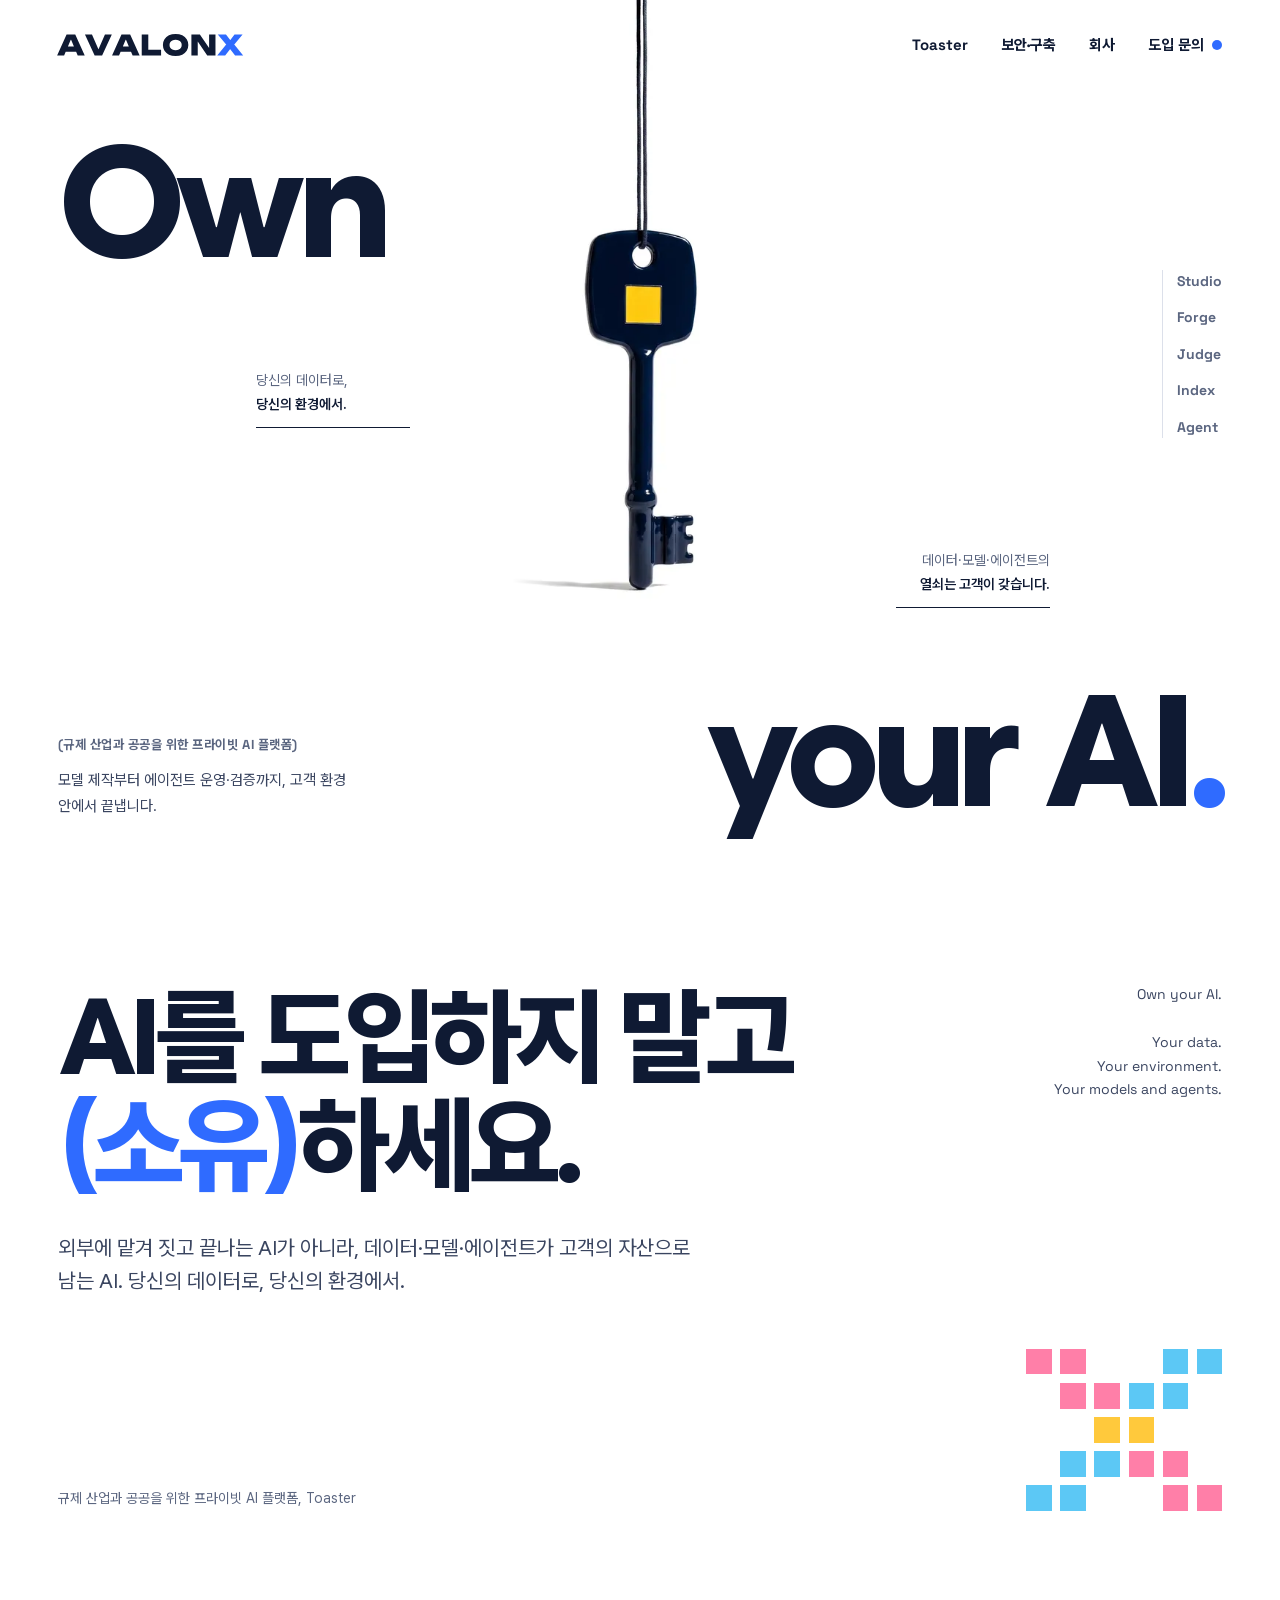
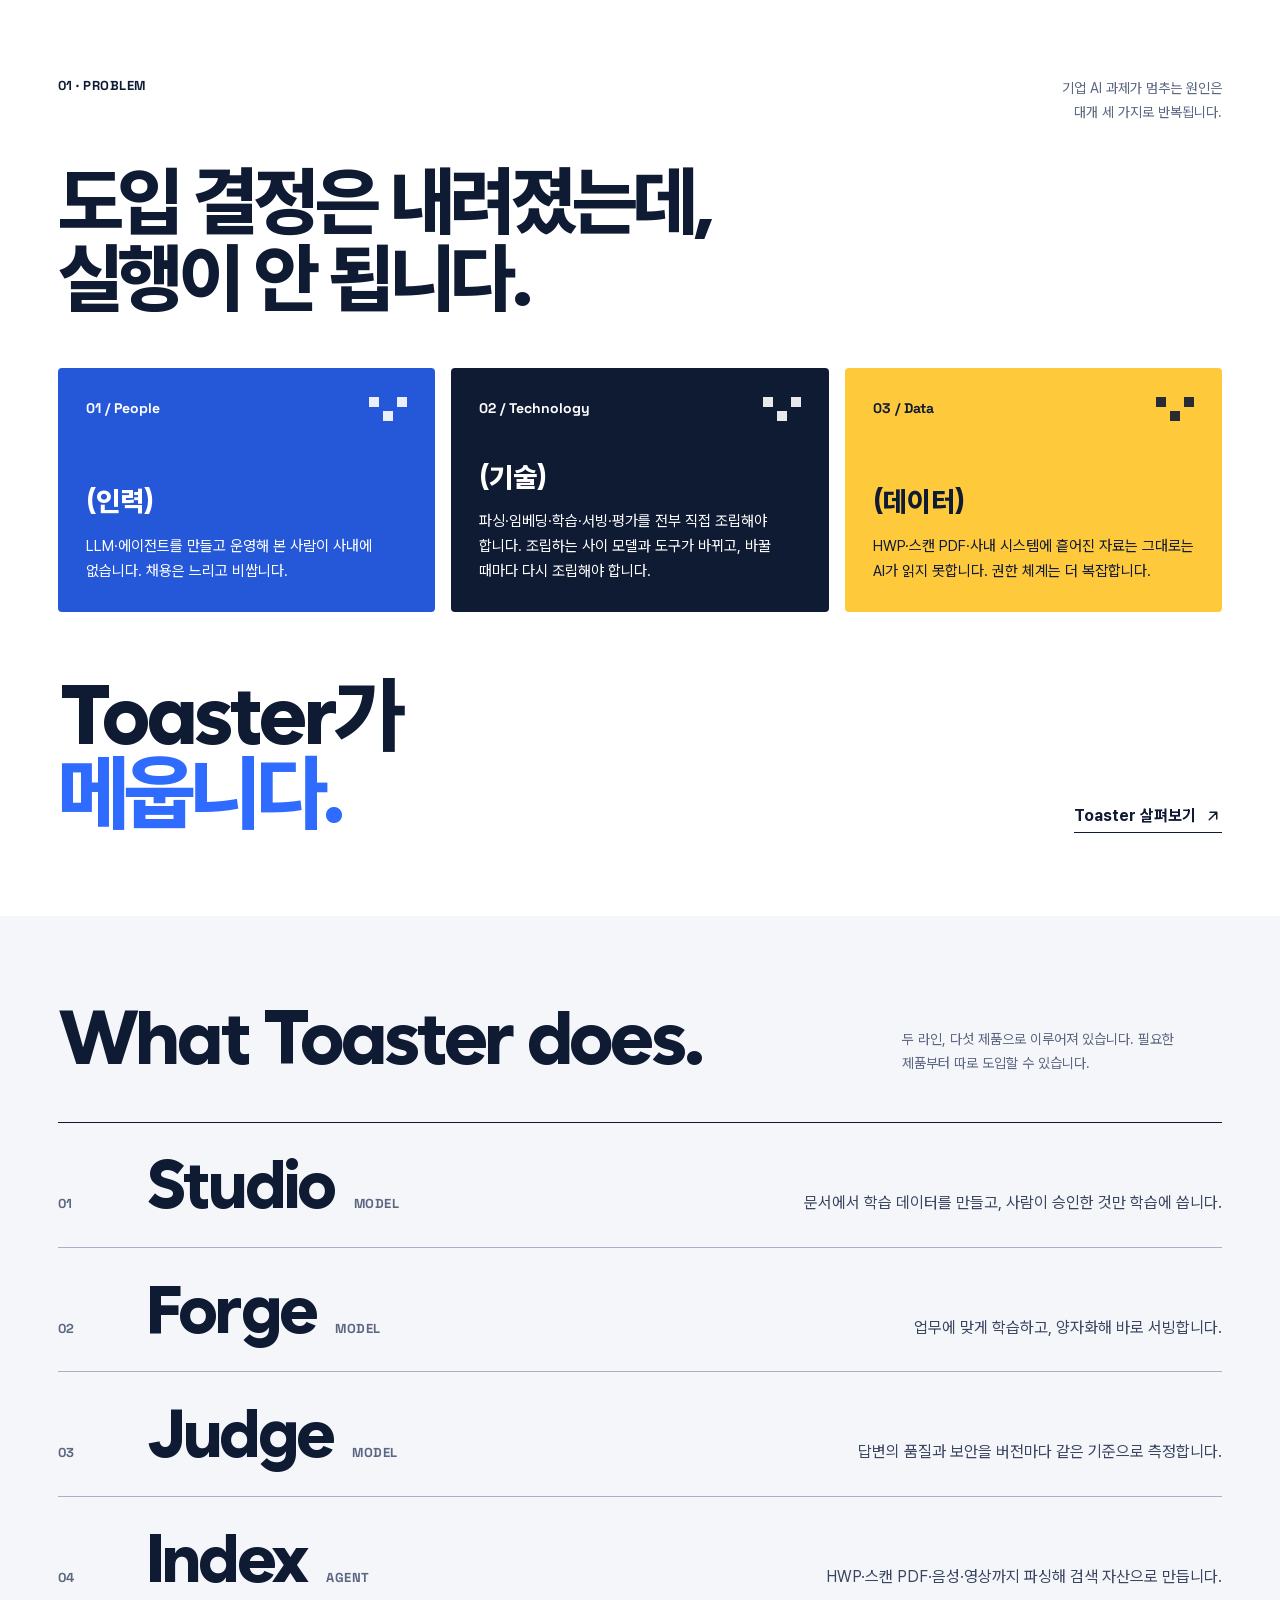
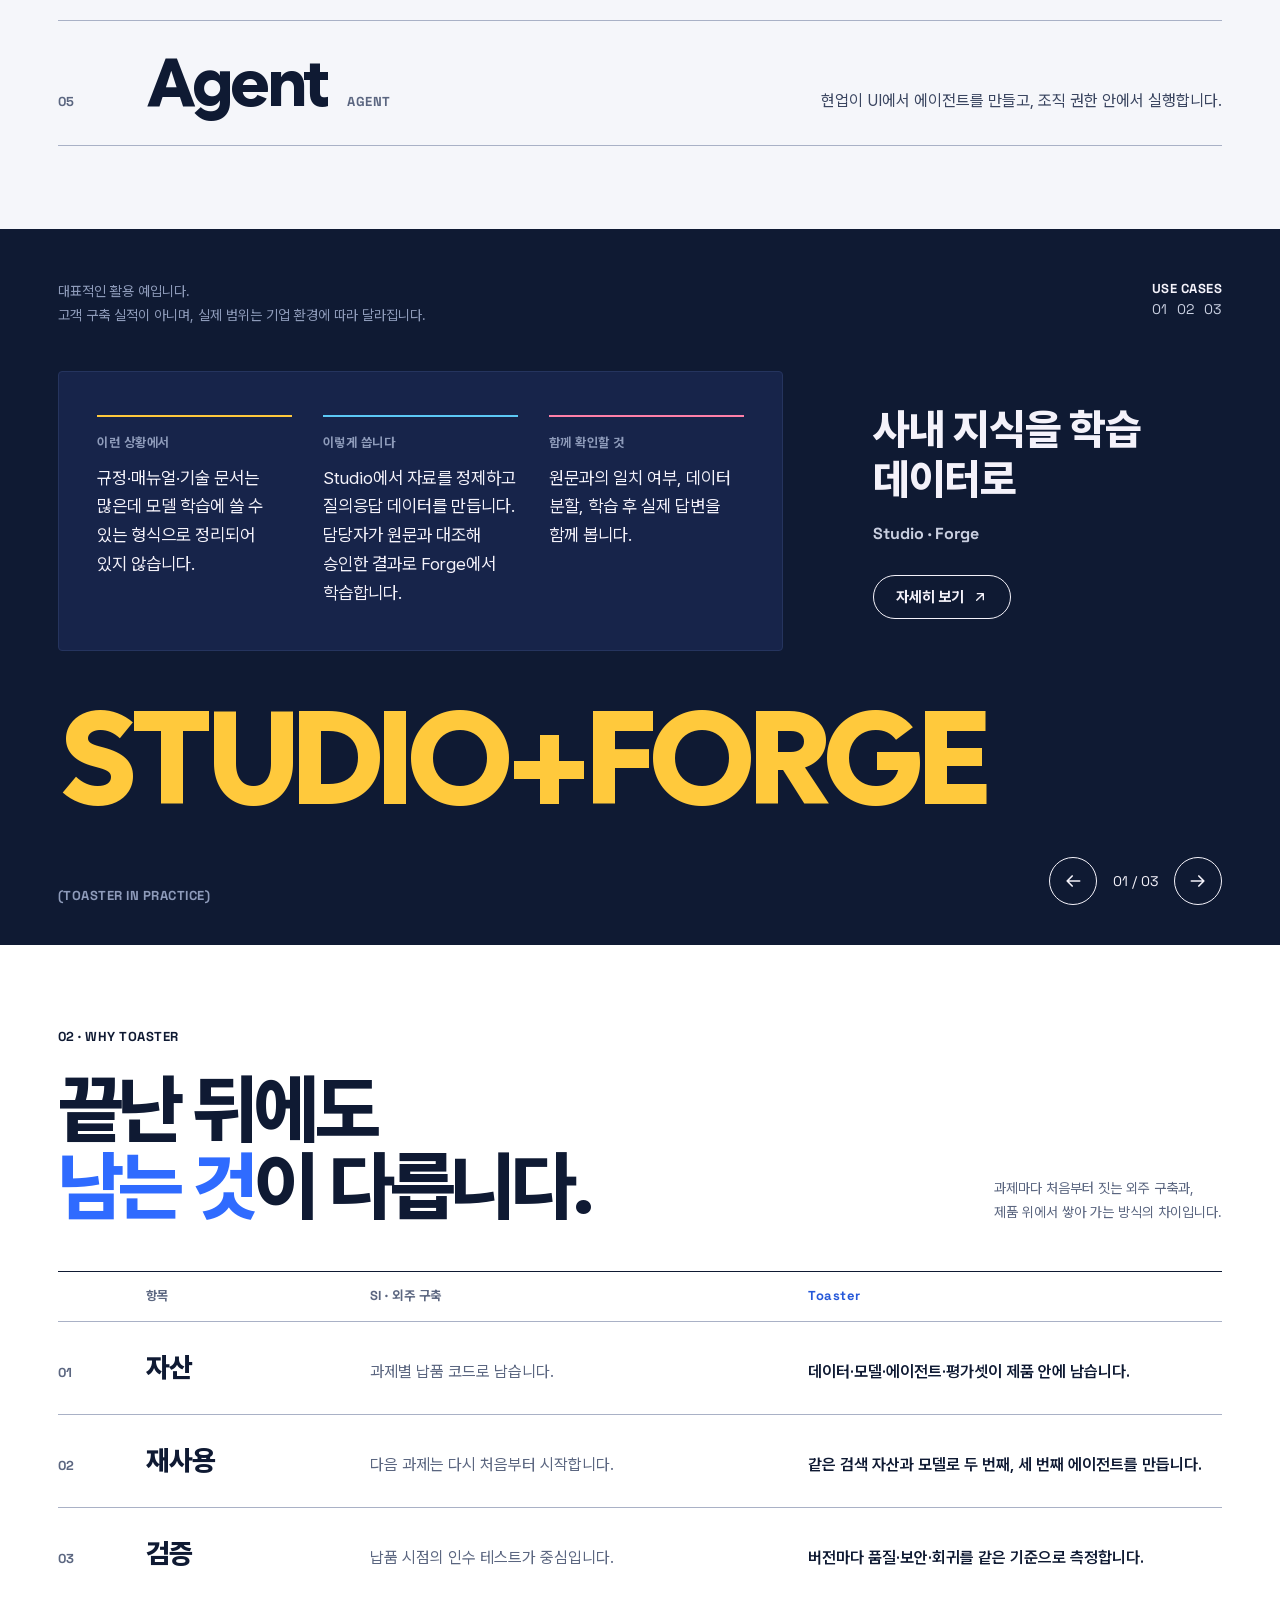
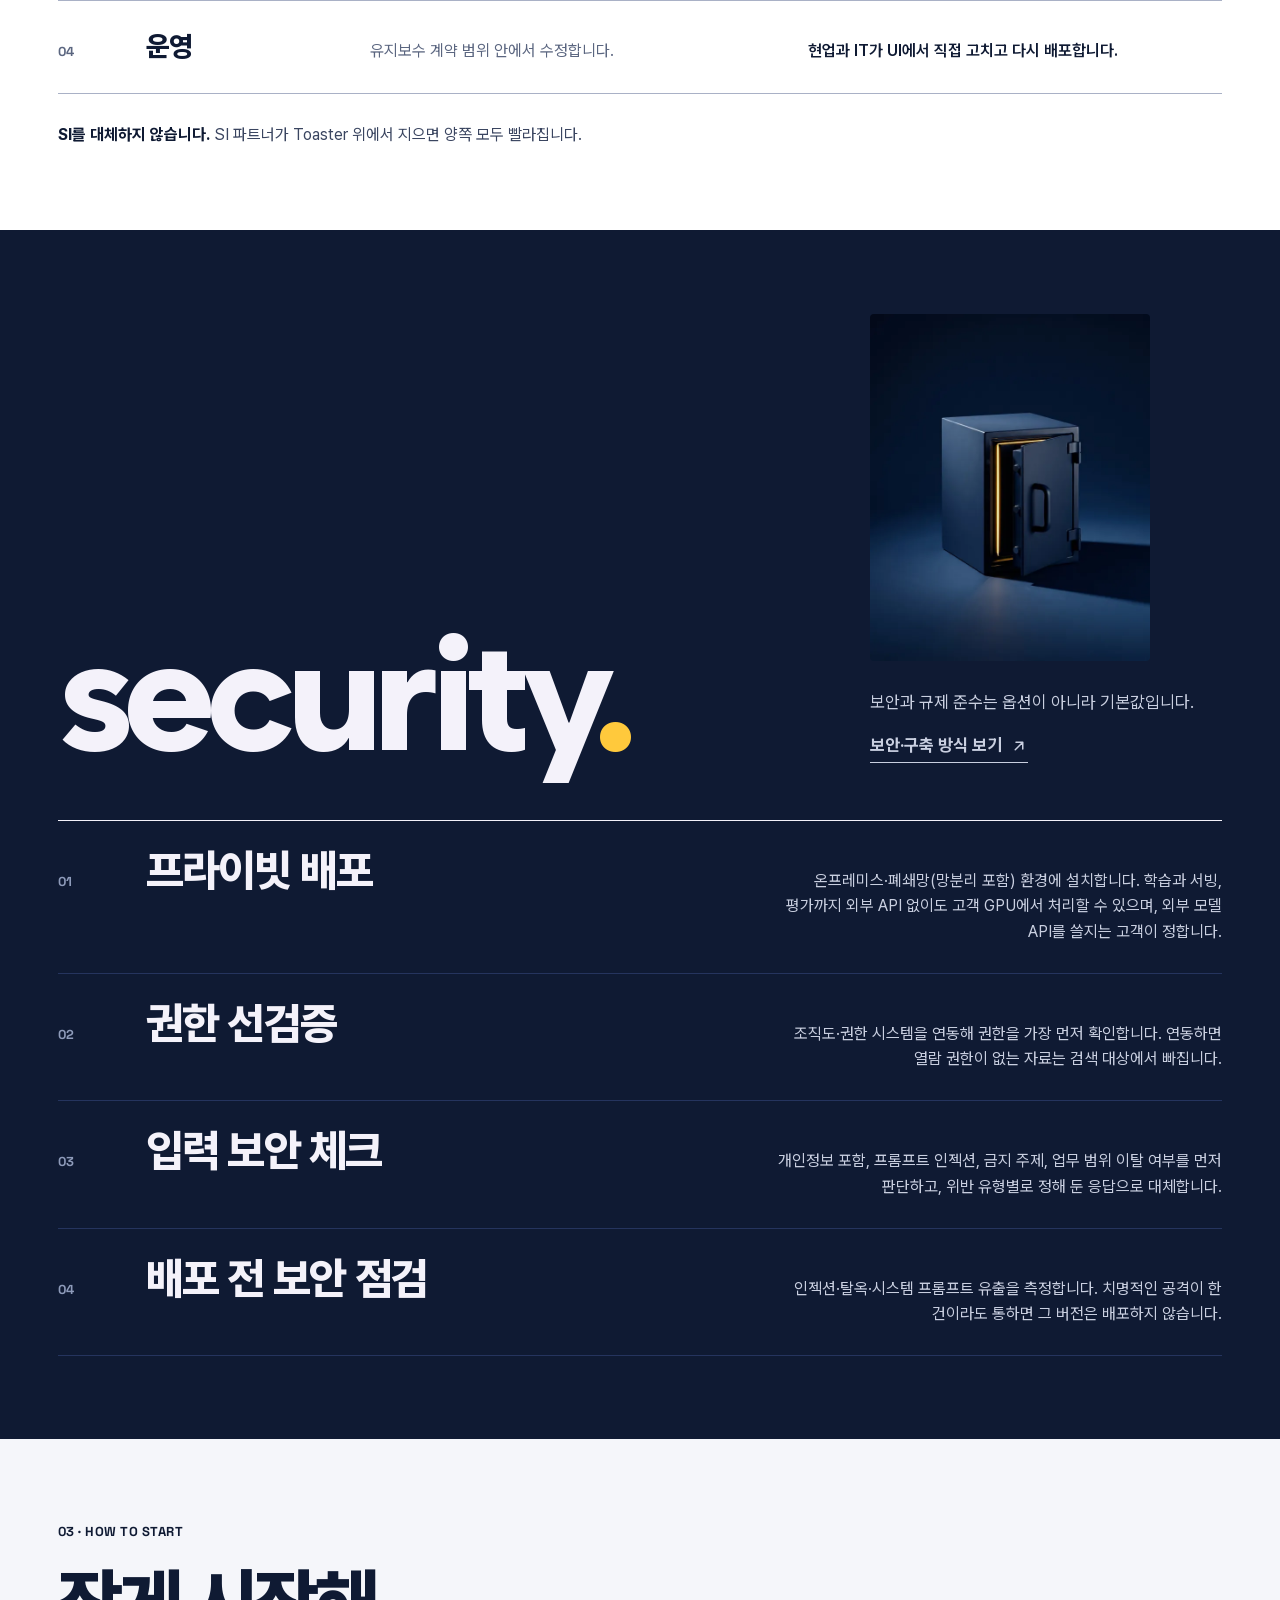
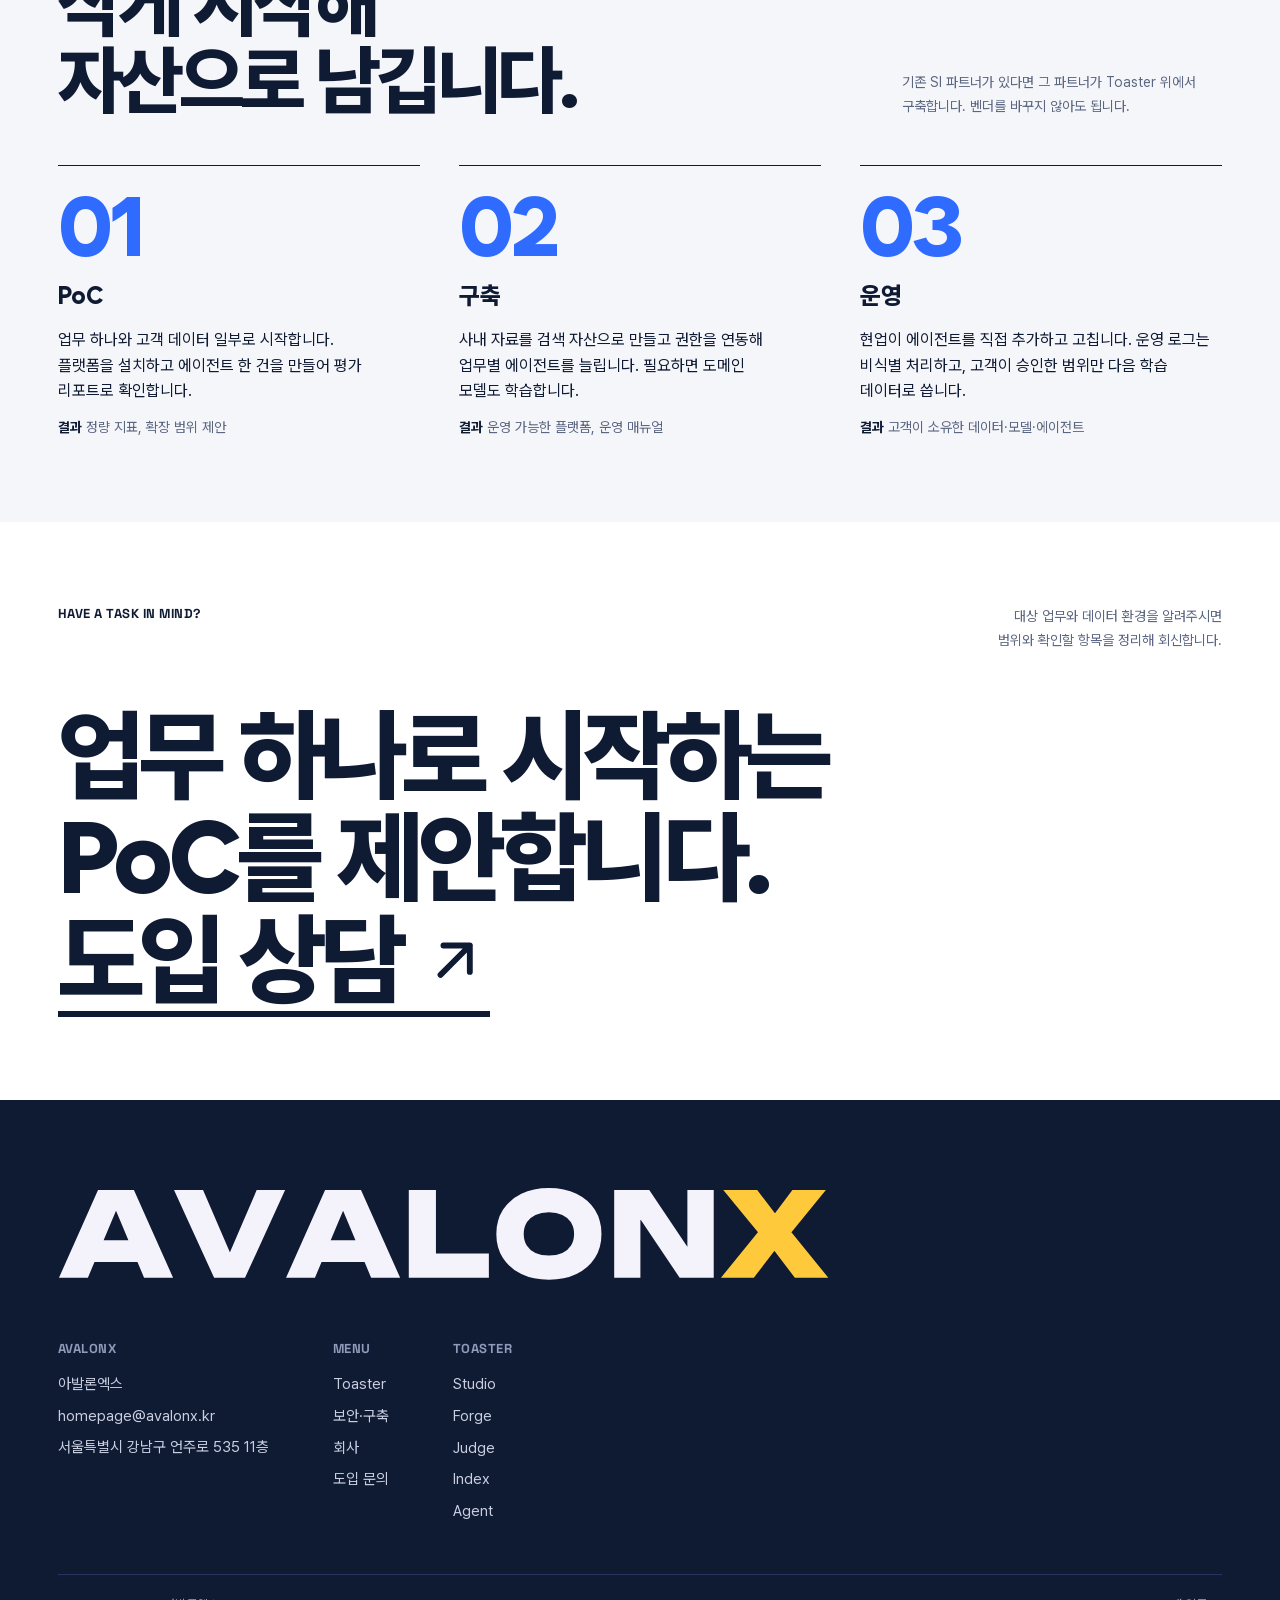
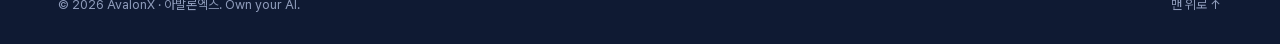
<file: index.html>
<!doctype html>
<html lang="ko">
<head>
<meta charset="utf-8">
<meta name="viewport" content="width=device-width,initial-scale=1">
<meta name="theme-color" content="#0F1A33">
<title>AvalonX | AI를 도입하지 말고 소유하세요</title>
<meta name="description" content="규제 산업과 공공을 위한 프라이빗 AI 플랫폼 Toaster. 고객의 데이터로, 고객 환경 안에서 도메인 모델과 에이전트를 만들고 검증합니다.">
<link rel="canonical" href="https://www.avalonx.kr/">
<meta property="og:type" content="website">
<meta property="og:site_name" content="AvalonX">
<meta property="og:title" content="AvalonX | AI를 도입하지 말고 소유하세요">
<meta property="og:description" content="규제 산업과 공공을 위한 프라이빗 AI 플랫폼 Toaster. 고객의 데이터로, 고객 환경 안에서 도메인 모델과 에이전트를 만들고 검증합니다.">
<meta property="og:locale" content="ko_KR">
<meta property="og:url" content="https://www.avalonx.kr/">
<meta property="og:image" content="https://www.avalonx.kr/assets/og-v2.png">
<meta name="twitter:card" content="summary_large_image">
<!-- @assets -->
<link rel="icon" href="/assets/brand/favicon.svg" type="image/svg+xml">
<link rel="preload" href="/assets/fonts/ax-sans.woff2?v=20261105a" as="font" type="font/woff2" crossorigin>
<link rel="preload" href="/assets/fonts/ax-heading-800.woff2?v=20261105a" as="font" type="font/woff2" crossorigin>
<link rel="preconnect" href="https://fonts.googleapis.com">
<link rel="preconnect" href="https://fonts.gstatic.com" crossorigin>
<link rel="stylesheet" href="https://fonts.googleapis.com/css2?family=Space+Grotesk:wght@500;700&display=swap">
<link rel="stylesheet" href="/css/site.css?v=20261105a">
<script src="/js/main.js?v=20261105a" defer></script>
<script async src="https://www.googletagmanager.com/gtag/js?id=G-0PF8YSG744"></script>
<script>window.dataLayer=window.dataLayer||[];function gtag(){dataLayer.push(arguments);}gtag('js',new Date());gtag('config','G-0PF8YSG744');</script>
<!-- /@assets -->
</head>
<body data-page="home">
<!-- @header -->
<a class="skip-link" href="#main">본문 바로가기</a>
<header class="site-header">
  <a class="brand" href="/" aria-label="AvalonX 홈"><img src="/assets/brand/avalonx-wordmark-on-light.svg" width="224" height="32" alt="AvalonX"></a>
  <button class="menu-toggle" type="button" aria-label="메뉴 열기" aria-expanded="false" aria-controls="site-menu" hidden>Menu <span class="dot" aria-hidden="true"></span></button>
  <nav id="site-menu" class="site-nav" aria-label="주 메뉴">
    <a href="/toaster">Toaster</a>
    <a href="/security">보안·구축</a>
    <a href="/about">회사</a>
    <a href="/contact" class="nav-contact">도입 문의</a>
  </nav>
</header>
<a class="quick" href="/contact">도입 문의</a>
<!-- /@header -->

<main id="main">
<section class="hero" aria-labelledby="hero-title">
    <h1 id="hero-title" class="sr-only">AvalonX — Own your AI. AI를 도입하지 말고 소유하세요.</h1>
    <p class="giant hero-top" aria-hidden="true">Own</p>
    <div class="hero-art"><picture><source type="image/webp" srcset="/assets/img/hero-key-900.webp 350w, /assets/img/hero-key-1500.webp 584w" sizes="(max-width: 760px) 50vw, 30vh"><img src="/assets/img/hero-key-1500.jpg" width="584" height="1500" alt="" fetchpriority="high"></picture></div>
    <p class="hero-note left"><span class="muted">당신의 데이터로,</span><strong>당신의 환경에서.</strong></p>
    <p class="hero-note right"><span class="muted">데이터·모델·에이전트의</span><strong>열쇠는 고객이 갖습니다.</strong></p>
    <nav class="hero-index" aria-label="Toaster 제품">
      <a href="/toaster#studio">Studio</a><a href="/toaster#forge">Forge</a><a href="/toaster#judge">Judge</a><a href="/toaster#index">Index</a><a href="/toaster#agent">Agent</a>
    </nav>
    <div class="hero-desc">
      <span class="label">(규제 산업과 공공을 위한 프라이빗 AI 플랫폼)</span>
      <p>모델 제작부터 에이전트 운영·검증까지, 고객 환경 안에서 끝냅니다.</p>
    </div>
    <p class="giant hero-bottom" aria-hidden="true">your AI<span class="blue">.</span></p>
  </section>

  <section class="section intro" aria-labelledby="intro-title">
    <div class="head-row">
      <div>
        <h2 class="display" id="intro-title">AI를 도입하지 말고<br><span class="blue">(소유)</span>하세요.</h2>
        <p class="lede">외부에 맡겨 짓고 끝나는 AI가 아니라, 데이터·모델·에이전트가 고객의 자산으로 남는 AI. 당신의 데이터로, 당신의 환경에서.</p>
      </div>
      <p class="aside">Own your AI.<br><br>Your data.<br>Your environment.<br>Your models and agents.</p>
    </div>
    <div class="intro-bottom">
      <p class="small muted">규제 산업과 공공을 위한 프라이빗 AI 플랫폼, Toaster</p>
      <div class="intro-art"><div class="pixel-x" aria-hidden="true">
          <i class="p" style="--n:6"></i><i class="p" style="--n:6"></i><i></i><i></i><i class="s" style="--n:7"></i><i class="s" style="--n:7"></i>
          <i></i><i class="p" style="--n:3"></i><i class="p" style="--n:3"></i><i class="s" style="--n:2"></i><i class="s" style="--n:2"></i><i></i>
          <i></i><i></i><i class="y" style="--n:0"></i><i class="y" style="--n:0"></i><i></i><i></i>
          <i></i><i class="s" style="--n:4"></i><i class="s" style="--n:4"></i><i class="p" style="--n:5"></i><i class="p" style="--n:5"></i><i></i>
          <i class="s" style="--n:8"></i><i class="s" style="--n:8"></i><i></i><i></i><i class="p" style="--n:9"></i><i class="p" style="--n:9"></i>
        </div></div>
    </div>
  </section>

  <section class="section problem" aria-labelledby="problem-title">
    <div class="head-row"><p class="label">01 · Problem</p><p class="aside small muted">기업 AI 과제가 멈추는 원인은<br>대개 세 가지로 반복됩니다.</p></div>
    <h2 class="display" id="problem-title">도입 결정은 내려졌는데, 실행이 안 됩니다.</h2>
    <ul class="cards3">
      <li class="card3"><div class="top"><span>01 / People</span><span class="mini" aria-hidden="true"><i></i><i></i><i></i><i></i><i></i><i></i></span></div><div><h3>(인력)</h3><p>LLM·에이전트를 만들고 운영해 본 사람이 사내에 없습니다. 채용은 느리고 비쌉니다.</p></div></li>
      <li class="card3"><div class="top"><span>02 / Technology</span><span class="mini" aria-hidden="true"><i></i><i></i><i></i><i></i><i></i><i></i></span></div><div><h3>(기술)</h3><p>파싱·임베딩·학습·서빙·평가를 전부 직접 조립해야 합니다. 조립하는 사이 모델과 도구가 바뀌고, 바꿀 때마다 다시 조립해야 합니다.</p></div></li>
      <li class="card3"><div class="top"><span>03 / Data</span><span class="mini" aria-hidden="true"><i></i><i></i><i></i><i></i><i></i><i></i></span></div><div><h3>(데이터)</h3><p>HWP·스캔 PDF·사내 시스템에 흩어진 자료는 그대로는 AI가 읽지 못합니다. 권한 체계는 더 복잡합니다.</p></div></li>
    </ul>
    <div class="after-cards">
      <strong>Toaster가<br><span class="blue">메웁니다.</span></strong>
      <a class="arrow-link" href="/toaster">Toaster 살펴보기 <svg viewBox="0 0 24 24" fill="none" stroke="currentColor" stroke-width="2" stroke-linecap="round" stroke-linejoin="round" aria-hidden="true"><path d="M7 17 17 7M8 7h9v9"/></svg></a>
    </div>
  </section>

  <section class="section paper" aria-labelledby="products-title">
    <div class="compare-head">
      <h2 class="display" id="products-title">What Toaster does.</h2>
      <p class="small muted" style="max-width:20rem">두 라인, 다섯 제품으로 이루어져 있습니다. 필요한 제품부터 따로 도입할 수 있습니다.</p>
    </div>
    <ul class="rows">
        <li><a class="row" href="/toaster#studio"><span class="num">01</span><span class="name">Studio<span class="tag">MODEL</span></span><span class="desc">문서에서 학습 데이터를 만들고, 사람이 승인한 것만 학습에 씁니다.</span></a></li>
        <li><a class="row" href="/toaster#forge"><span class="num">02</span><span class="name">Forge<span class="tag">MODEL</span></span><span class="desc">업무에 맞게 학습하고, 양자화해 바로 서빙합니다.</span></a></li>
        <li><a class="row" href="/toaster#judge"><span class="num">03</span><span class="name">Judge<span class="tag">MODEL</span></span><span class="desc">답변의 품질과 보안을 버전마다 같은 기준으로 측정합니다.</span></a></li>
        <li><a class="row" href="/toaster#index"><span class="num">04</span><span class="name">Index<span class="tag">AGENT</span></span><span class="desc">HWP·스캔 PDF·음성·영상까지 파싱해 검색 자산으로 만듭니다.</span></a></li>
        <li><a class="row" href="/toaster#agent"><span class="num">05</span><span class="name">Agent<span class="tag">AGENT</span></span><span class="desc">현업이 UI에서 에이전트를 만들고, 조직 권한 안에서 실행합니다.</span></a></li>
    </ul>
  </section>

  <section class="dark cases wrap" aria-labelledby="cases-title" data-cases tabindex="-1">
    <div class="head-row">
      <p class="small muted">대표적인 활용 예입니다.<br>고객 구축 실적이 아니며, 실제 범위는 기업 환경에 따라 달라집니다.</p>
      <div style="text-align:right"><h2 class="label" id="cases-title" style="color:var(--d-ink)">Use cases</h2><p class="cases-index"><button type="button" data-go="0" aria-label="1번 사례" style="all:unset;cursor:pointer">01</button><button type="button" data-go="1" aria-label="2번 사례" style="all:unset;cursor:pointer">02</button><button type="button" data-go="2" aria-label="3번 사례" style="all:unset;cursor:pointer">03</button></p></div>
    </div>
    <div class="case-list">
      <article class="case" aria-roledescription="slide" aria-label="1 / 3">
        <div class="case-stage">
          <div class="case-board">
            <div><b>이런 상황에서</b><p>규정·매뉴얼·기술 문서는 많은데 모델 학습에 쓸 수 있는 형식으로 정리되어 있지 않습니다.</p></div>
            <div><b>이렇게 씁니다</b><p>Studio에서 자료를 정제하고 질의응답 데이터를 만듭니다. 담당자가 원문과 대조해 승인한 결과로 Forge에서 학습합니다.</p></div>
            <div><b>함께 확인할 것</b><p>원문과의 일치 여부, 데이터 분할, 학습 후 실제 답변을 함께 봅니다.</p></div>
          </div>
          <div class="case-info">
            <h3>사내 지식을 학습 데이터로</h3>
            <p class="tags">Studio · Forge</p>
            <a class="pill" href="/toaster#examples">자세히 보기 <svg viewBox="0 0 24 24" fill="none" stroke="currentColor" stroke-width="2" stroke-linecap="round" stroke-linejoin="round" aria-hidden="true"><path d="M7 17 17 7M8 7h9v9"/></svg></a>
          </div>
        </div>
        <p class="case-title" aria-hidden="true">STUDIO+FORGE</p>
      </article>
      <article class="case" aria-roledescription="slide" aria-label="2 / 3">
        <div class="case-stage">
          <div class="case-board">
            <div><b>이런 상황에서</b><p>같은 업무에 여러 모델과 학습 설정을 써 봤는데, 어느 쪽이 맞는지 판단해야 합니다.</p></div>
            <div><b>이렇게 씁니다</b><p>Forge에서 학습 조건과 결과를 기록하고, Judge에서 같은 질문과 기준으로 후보 답변을 평가합니다.</p></div>
            <div><b>함께 확인할 것</b><p>평가 점수, 오류 사례, 사람의 검토 결과를 나란히 비교합니다.</p></div>
          </div>
          <div class="case-info">
            <h3>업무에 맞는 모델 고르기</h3>
            <p class="tags">Forge · Judge</p>
            <a class="pill" href="/toaster#examples">자세히 보기 <svg viewBox="0 0 24 24" fill="none" stroke="currentColor" stroke-width="2" stroke-linecap="round" stroke-linejoin="round" aria-hidden="true"><path d="M7 17 17 7M8 7h9v9"/></svg></a>
          </div>
        </div>
        <p class="case-title" aria-hidden="true">FORGE+JUDGE</p>
      </article>
      <article class="case" aria-roledescription="slide" aria-label="3 / 3">
        <div class="case-stage">
          <div class="case-board">
            <div><b>이런 상황에서</b><p>답변 품질이 떨어졌는데 검색이 문제인지 생성이 문제인지 알 수 없습니다.</p></div>
            <div><b>이렇게 씁니다</b><p>Judge에서 검색 근거와 생성 답변을 나눠 평가하고, 실패한 사례를 검토합니다.</p></div>
            <div><b>함께 확인할 것</b><p>검색 설정, 프롬프트, 모델, 평가 데이터 중 고칠 곳을 찾습니다.</p></div>
          </div>
          <div class="case-info">
            <h3>RAG 답변이 틀리는 원인 찾기</h3>
            <p class="tags">Judge</p>
            <a class="pill" href="/toaster#examples">자세히 보기 <svg viewBox="0 0 24 24" fill="none" stroke="currentColor" stroke-width="2" stroke-linecap="round" stroke-linejoin="round" aria-hidden="true"><path d="M7 17 17 7M8 7h9v9"/></svg></a>
          </div>
        </div>
        <p class="case-title" aria-hidden="true">JUDGE</p>
      </article>
    </div>
    <div class="cases-bottom">
      <p class="label" style="color:var(--d-muted)">(Toaster in practice)</p>
      <div class="case-controls" hidden>
        <button class="round-btn" type="button" data-prev aria-label="이전 사례"><svg viewBox="0 0 24 24" fill="none" stroke="currentColor" stroke-width="2" stroke-linecap="round" stroke-linejoin="round" aria-hidden="true"><path d="M20 12H5m6 6-6-6 6-6"/></svg></button>
        <span class="case-count" aria-live="polite">01 / 03</span>
        <button class="round-btn" type="button" data-next aria-label="다음 사례"><svg viewBox="0 0 24 24" fill="none" stroke="currentColor" stroke-width="2" stroke-linecap="round" stroke-linejoin="round" aria-hidden="true"><path d="M4 12h15m-6-6 6 6-6 6"/></svg></button>
      </div>
    </div>
  </section>

  <section class="section" aria-labelledby="compare-title">
    <div class="compare-head">
      <div><p class="label">02 · Why Toaster</p><h2 class="display" id="compare-title" style="margin-top:24px">끝난 뒤에도<br><span class="blue">남는 것</span>이 다릅니다.</h2></div>
      <p class="small muted" style="max-width:20rem">과제마다 처음부터 짓는 외주 구축과,<br>제품 위에서 쌓아 가는 방식의 차이입니다.</p>
    </div>
    <ul class="cmp">
      <li class="cmp-row head" aria-hidden="true"><span></span><span>항목</span><span>SI · 외주 구축</span><span class="us">Toaster</span></li>
        <li class="cmp-row"><span class="num">01</span><h3>자산</h3><p class="si">과제별 납품 코드로 남습니다.</p><p class="us">데이터·모델·에이전트·평가셋이 제품 안에 남습니다.</p></li>
        <li class="cmp-row"><span class="num">02</span><h3>재사용</h3><p class="si">다음 과제는 다시 처음부터 시작합니다.</p><p class="us">같은 검색 자산과 모델로 두 번째, 세 번째 에이전트를 만듭니다.</p></li>
        <li class="cmp-row"><span class="num">03</span><h3>검증</h3><p class="si">납품 시점의 인수 테스트가 중심입니다.</p><p class="us">버전마다 품질·보안·회귀를 같은 기준으로 측정합니다.</p></li>
        <li class="cmp-row"><span class="num">04</span><h3>운영</h3><p class="si">유지보수 계약 범위 안에서 수정합니다.</p><p class="us">현업과 IT가 UI에서 직접 고치고 다시 배포합니다.</p></li>
    </ul>
    <p class="cmp-note"><strong>SI를 대체하지 않습니다.</strong> SI 파트너가 Toaster 위에서 지으면 양쪽 모두 빨라집니다.</p>
  </section>

  <section class="section dark" aria-labelledby="sec-title">
    <div class="sec-head">
      <h2 class="giant" id="sec-title">security<span class="yellow">.</span></h2>
      <div class="sec-aside">
        <picture class="sec-photo"><source type="image/webp" srcset="/assets/img/vault-640.webp 640w, /assets/img/vault-1100.webp 1100w" sizes="(max-width: 900px) 60vw, 22rem"><img src="/assets/img/vault-1100.jpg" width="1100" height="1366" alt="" loading="lazy"></picture>
        <p>보안과 규제 준수는 옵션이 아니라 기본값입니다.</p><p style="margin-top:16px"><a class="arrow-link" href="/security">보안·구축 방식 보기 <svg viewBox="0 0 24 24" fill="none" stroke="currentColor" stroke-width="2" stroke-linecap="round" stroke-linejoin="round" aria-hidden="true"><path d="M7 17 17 7M8 7h9v9"/></svg></a></p>
      </div>
    </div>
    <ul class="rows">
        <li class="row"><span class="num">01</span><h3 class="name">프라이빗 배포</h3><p class="desc">온프레미스·폐쇄망(망분리 포함) 환경에 설치합니다. 학습과 서빙, 평가까지 외부 API 없이도 고객 GPU에서 처리할 수 있으며, 외부 모델 API를 쓸지는 고객이 정합니다.</p></li>
        <li class="row"><span class="num">02</span><h3 class="name">권한 선검증</h3><p class="desc">조직도·권한 시스템을 연동해 권한을 가장 먼저 확인합니다. 연동하면 열람 권한이 없는 자료는 검색 대상에서 빠집니다.</p></li>
        <li class="row"><span class="num">03</span><h3 class="name">입력 보안 체크</h3><p class="desc">개인정보 포함, 프롬프트 인젝션, 금지 주제, 업무 범위 이탈 여부를 먼저 판단하고, 위반 유형별로 정해 둔 응답으로 대체합니다.</p></li>
        <li class="row"><span class="num">04</span><h3 class="name">배포 전 보안 점검</h3><p class="desc">인젝션·탈옥·시스템 프롬프트 유출을 측정합니다. 치명적인 공격이 한 건이라도 통하면 그 버전은 배포하지 않습니다.</p></li>
    </ul>
  </section>

  <section class="section paper" aria-labelledby="steps-title">
    <div class="compare-head">
      <div><p class="label">03 · How to start</p><h2 class="display" id="steps-title" style="margin-top:24px">작게 시작해<br>자산으로 남깁니다.</h2></div>
      <p class="small muted" style="max-width:20rem">기존 SI 파트너가 있다면 그 파트너가 Toaster 위에서 구축합니다. 벤더를 바꾸지 않아도 됩니다.</p>
    </div>
    <ol class="steps">
      <li class="step"><span class="big" aria-hidden="true">01</span><h3>PoC</h3><p>업무 하나와 고객 데이터 일부로 시작합니다. 플랫폼을 설치하고 에이전트 한 건을 만들어 평가 리포트로 확인합니다.</p><p class="out"><b>결과</b> 정량 지표, 확장 범위 제안</p></li>
      <li class="step"><span class="big" aria-hidden="true">02</span><h3>구축</h3><p>사내 자료를 검색 자산으로 만들고 권한을 연동해 업무별 에이전트를 늘립니다. 필요하면 도메인 모델도 학습합니다.</p><p class="out"><b>결과</b> 운영 가능한 플랫폼, 운영 매뉴얼</p></li>
      <li class="step"><span class="big" aria-hidden="true">03</span><h3>운영</h3><p>현업이 에이전트를 직접 추가하고 고칩니다. 운영 로그는 비식별 처리하고, 고객이 승인한 범위만 다음 학습 데이터로 씁니다.</p><p class="out"><b>결과</b> 고객이 소유한 데이터·모델·에이전트</p></li>
    </ol>
  </section>

  <section class="section contact-cta" aria-labelledby="cta-title">
    <div class="head-row"><p class="label">Have a task in mind?</p><p class="aside small muted">대상 업무와 데이터 환경을 알려주시면<br>범위와 확인할 항목을 정리해 회신합니다.</p></div>
    <h2 class="display" id="cta-title">업무 하나로 시작하는<br>PoC를 제안합니다.<br><a class="go" href="/contact">도입 상담 <svg viewBox="0 0 24 24" fill="none" stroke="currentColor" stroke-width="2" stroke-linecap="round" stroke-linejoin="round" aria-hidden="true"><path d="M7 17 17 7M8 7h9v9"/></svg></a></h2>
  </section>
</main>

<!-- @footer -->
<footer class="site-footer">
  <div class="footer-top">
    <img class="footer-mark" src="/assets/brand/avalonx-wordmark-on-dark.svg" width="681" height="98" alt="AvalonX">
    <div class="footer-cols">
      <div><h2>AvalonX</h2><ul><li><a href="/about">아발론엑스</a></li><li><a href="mailto:homepage@avalonx.kr">homepage@avalonx.kr</a></li><li><address>서울특별시 강남구 언주로 535 11층</address></li></ul></div>
      <div><h2>Menu</h2><ul><li><a href="/toaster">Toaster</a></li><li><a href="/security">보안·구축</a></li><li><a href="/about">회사</a></li><li><a href="/contact">도입 문의</a></li></ul></div>
      <div><h2>Toaster</h2><ul><li><a href="/toaster#studio">Studio</a></li><li><a href="/toaster#forge">Forge</a></li><li><a href="/toaster#judge">Judge</a></li><li><a href="/toaster#index">Index</a></li><li><a href="/toaster#agent">Agent</a></li></ul></div>
    </div>
  </div>
  <div class="footer-bottom"><span>© 2026 AvalonX · 아발론엑스. Own your AI.</span><a href="#main">맨 위로 ↑</a></div>
</footer>
<!-- /@footer -->
</body>
</html>
</file>
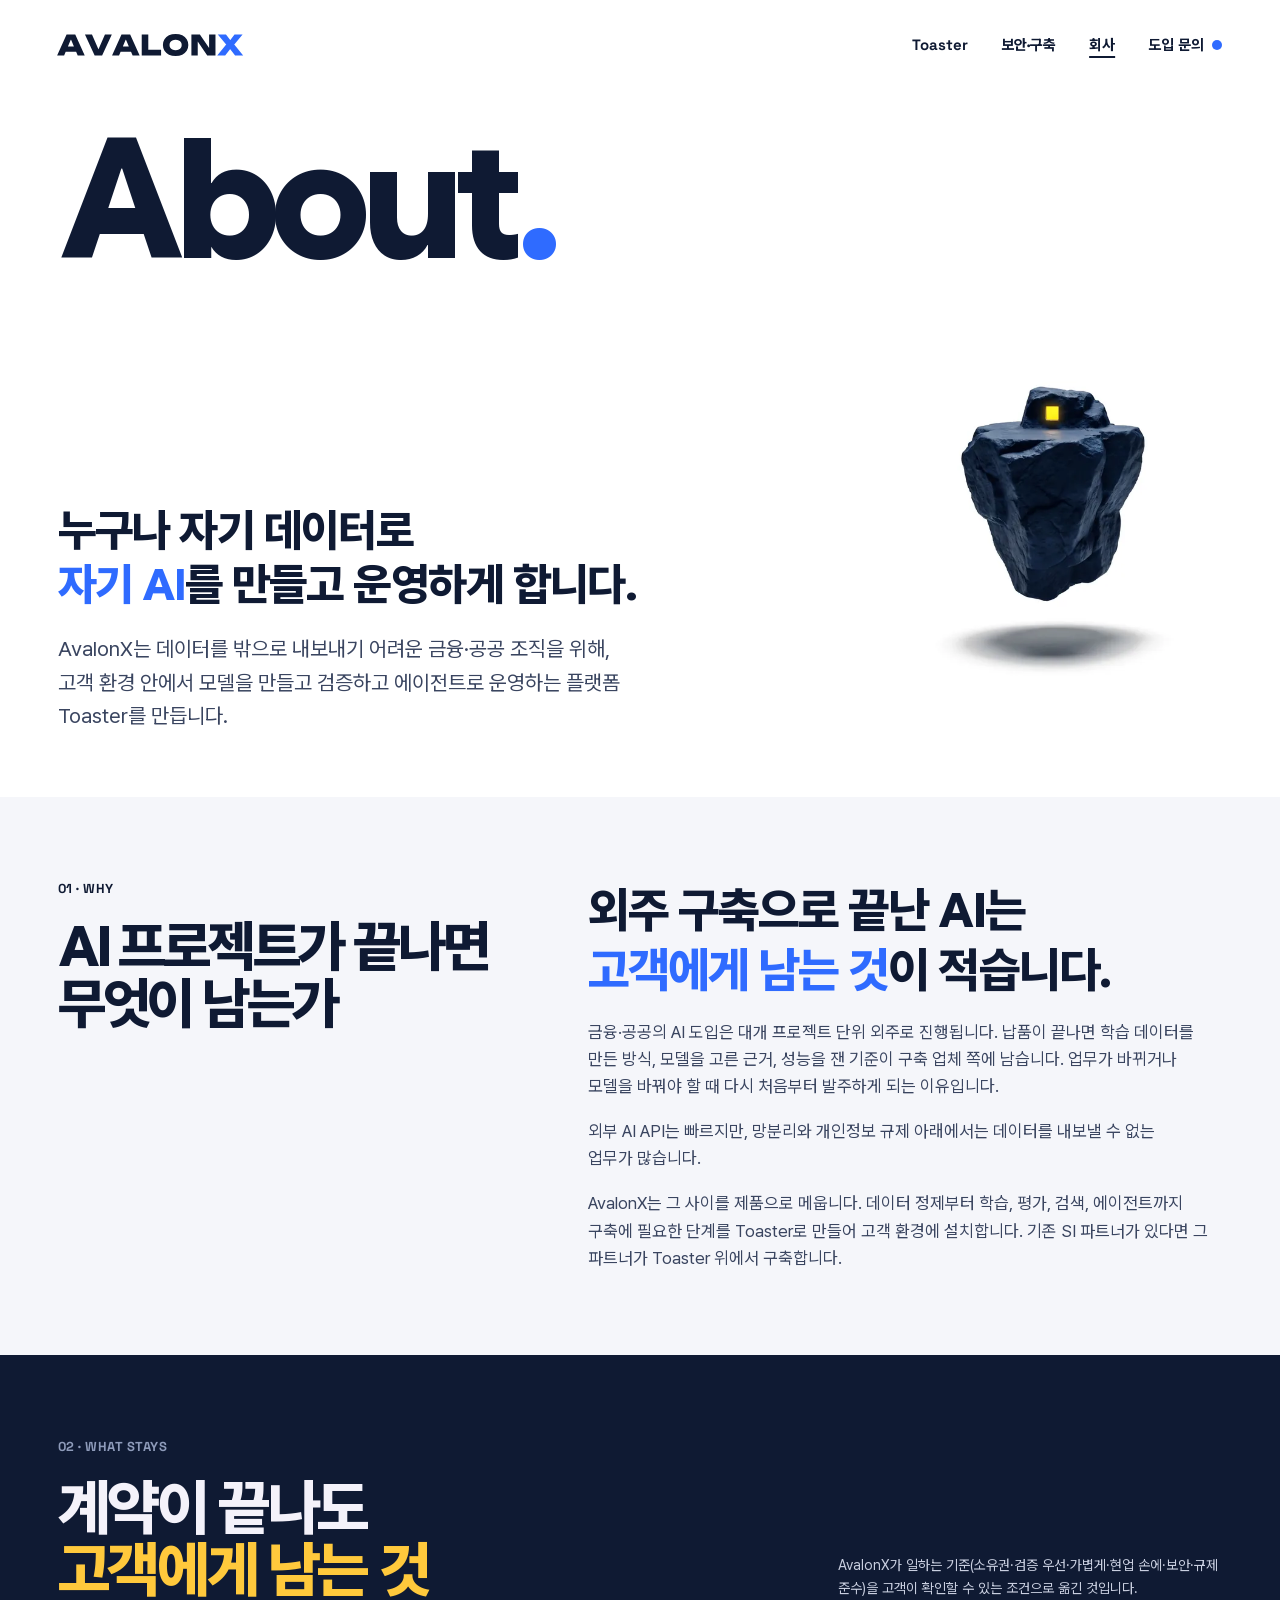
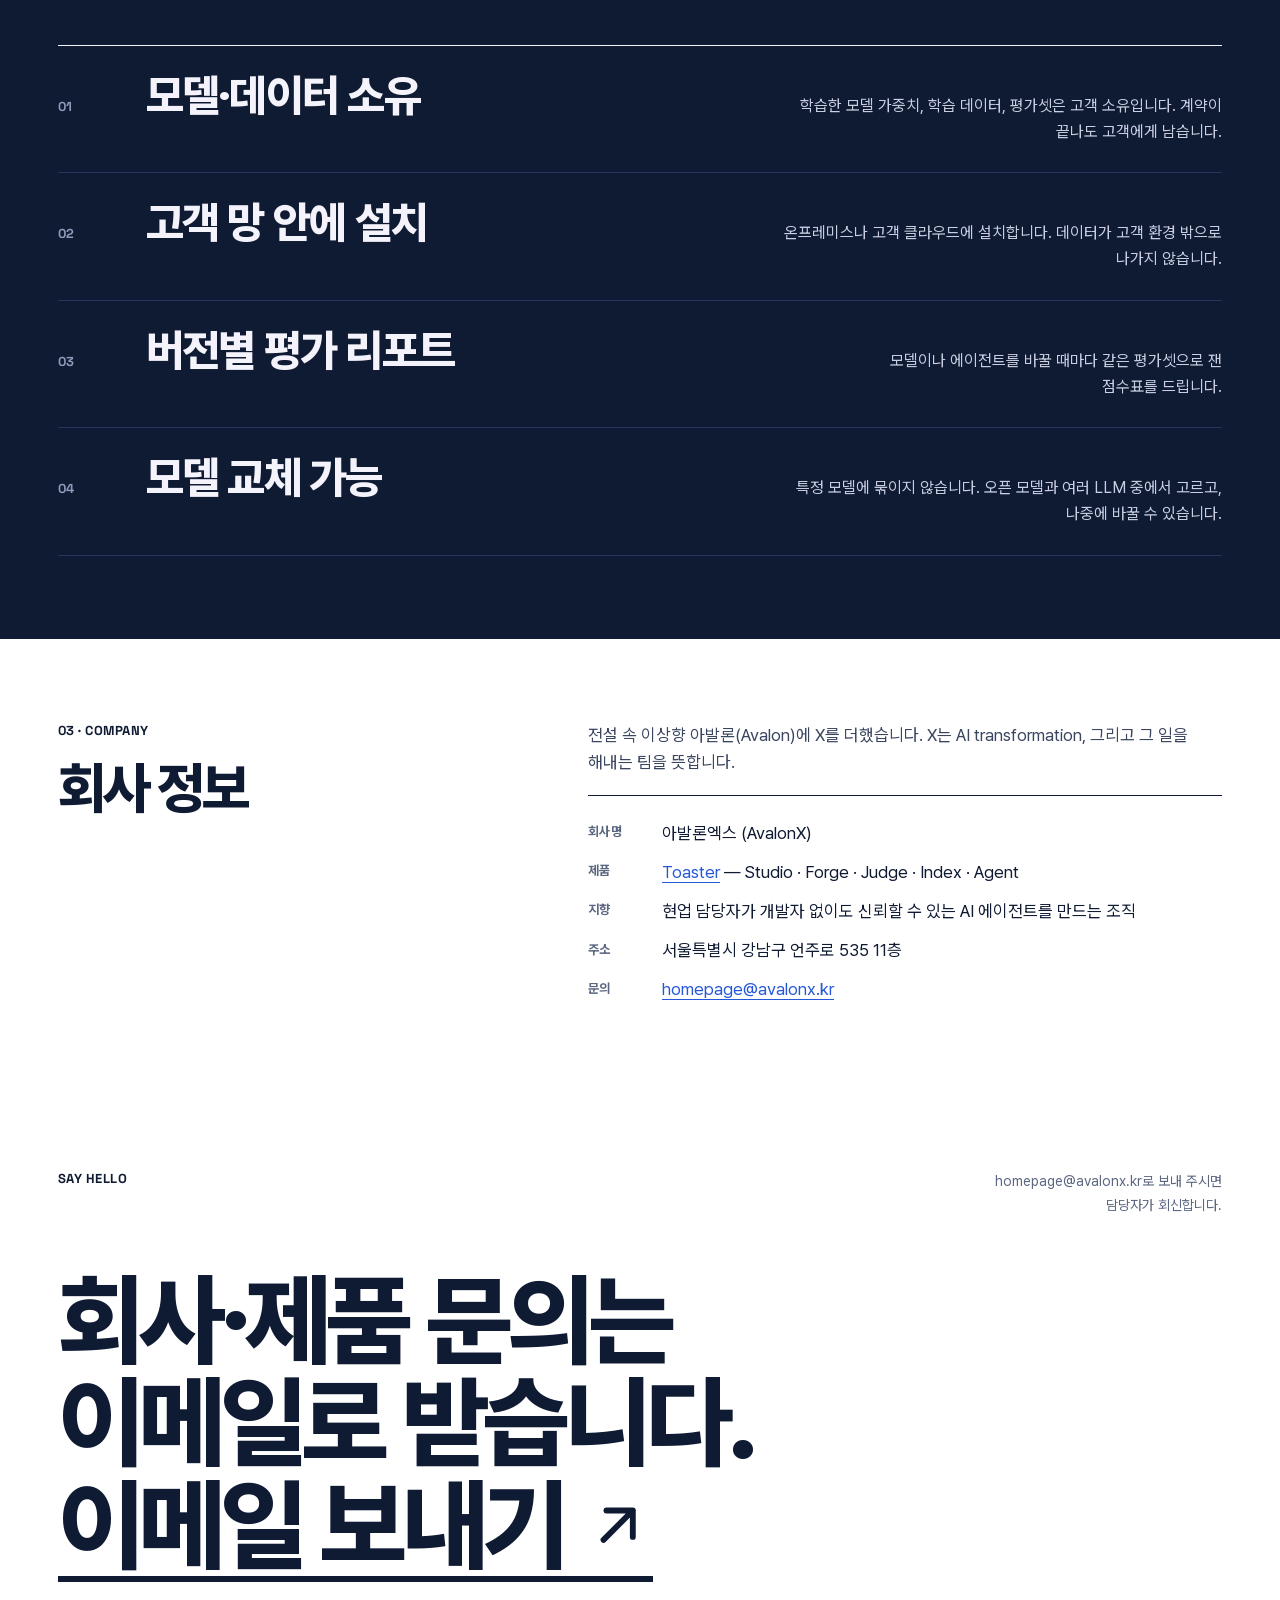
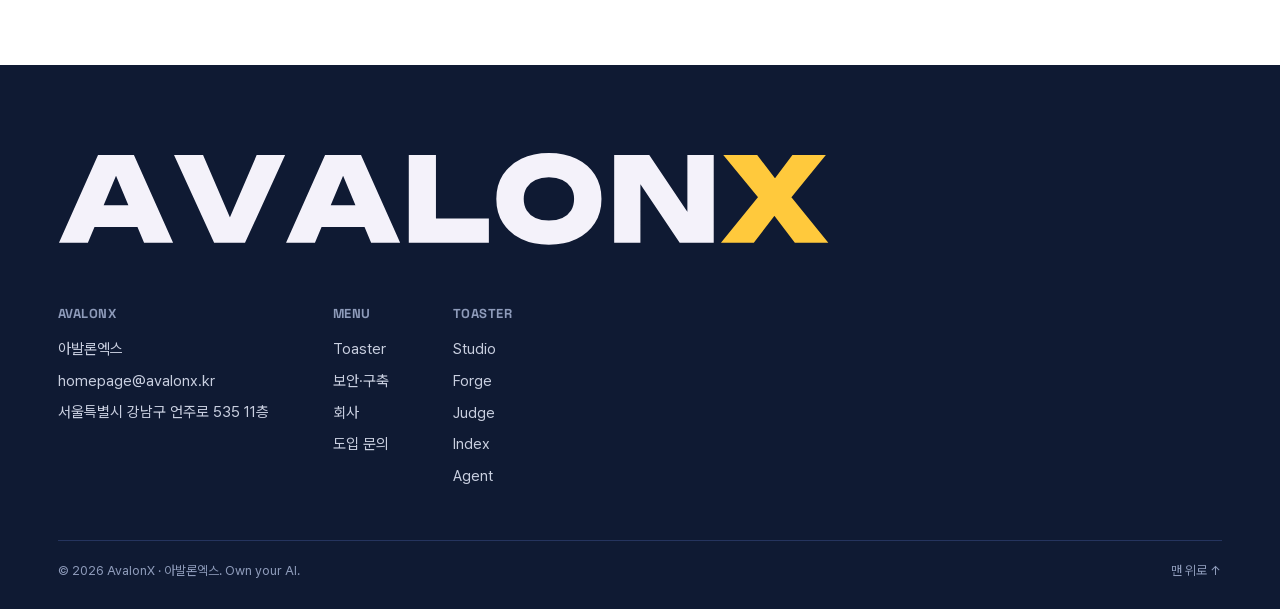
<file: about.html>
<!doctype html>
<html lang="ko">
<head>
<meta charset="utf-8">
<meta name="viewport" content="width=device-width,initial-scale=1">
<meta name="theme-color" content="#0F1A33">
<title>회사 | AvalonX</title>
<meta name="description" content="AvalonX는 금융·공공 조직이 고객 환경 안에서 모델을 만들고 검증하고 에이전트로 운영하는 플랫폼 Toaster를 만듭니다. 모델·데이터 고객 소유, 고객 망 안 설치, 버전별 평가 리포트, 모델 교체 가능.">
<link rel="canonical" href="https://www.avalonx.kr/about">
<meta property="og:type" content="website">
<meta property="og:site_name" content="AvalonX">
<meta property="og:title" content="회사 | AvalonX">
<meta property="og:description" content="AvalonX는 금융·공공 조직이 고객 환경 안에서 모델을 만들고 검증하고 에이전트로 운영하는 플랫폼 Toaster를 만듭니다. 모델·데이터 고객 소유, 고객 망 안 설치, 버전별 평가 리포트, 모델 교체 가능.">
<meta property="og:locale" content="ko_KR">
<meta property="og:url" content="https://www.avalonx.kr/about">
<meta property="og:image" content="https://www.avalonx.kr/assets/og-v2.png">
<meta name="twitter:card" content="summary_large_image">
<!-- @assets -->
<link rel="icon" href="/assets/brand/favicon.svg" type="image/svg+xml">
<link rel="preload" href="/assets/fonts/ax-sans.woff2?v=20261105a" as="font" type="font/woff2" crossorigin>
<link rel="preload" href="/assets/fonts/ax-heading-800.woff2?v=20261105a" as="font" type="font/woff2" crossorigin>
<link rel="preconnect" href="https://fonts.googleapis.com">
<link rel="preconnect" href="https://fonts.gstatic.com" crossorigin>
<link rel="stylesheet" href="https://fonts.googleapis.com/css2?family=Space+Grotesk:wght@500;700&display=swap">
<link rel="stylesheet" href="/css/site.css?v=20261105a">
<script src="/js/main.js?v=20261105a" defer></script>
<script async src="https://www.googletagmanager.com/gtag/js?id=G-0PF8YSG744"></script>
<script>window.dataLayer=window.dataLayer||[];function gtag(){dataLayer.push(arguments);}gtag('js',new Date());gtag('config','G-0PF8YSG744');</script>
<!-- /@assets -->
</head>
<body data-page="about">
<!-- @header -->
<a class="skip-link" href="#main">본문 바로가기</a>
<header class="site-header">
  <a class="brand" href="/" aria-label="AvalonX 홈"><img src="/assets/brand/avalonx-wordmark-on-light.svg" width="224" height="32" alt="AvalonX"></a>
  <button class="menu-toggle" type="button" aria-label="메뉴 열기" aria-expanded="false" aria-controls="site-menu" hidden>Menu <span class="dot" aria-hidden="true"></span></button>
  <nav id="site-menu" class="site-nav" aria-label="주 메뉴">
    <a href="/toaster">Toaster</a>
    <a href="/security">보안·구축</a>
    <a href="/about" aria-current="page">회사</a>
    <a href="/contact" class="nav-contact">도입 문의</a>
  </nav>
</header>
<a class="quick" href="/contact">도입 문의</a>
<!-- /@header -->

<main id="main">
<section class="page-hero">
    <p class="giant" aria-hidden="true">About<span class="blue">.</span></p>
    <div class="page-hero-body">
      <div>
        <h1>누구나 자기 데이터로<br><em>자기 AI</em>를 만들고 운영하게 합니다.</h1>
        <p class="lede">AvalonX는 데이터를 밖으로 내보내기 어려운 금융·공공 조직을 위해, 고객 환경 안에서 모델을 만들고 검증하고 에이전트로 운영하는 플랫폼 Toaster를 만듭니다.</p>
      </div>
      <picture class="hero-side"><source type="image/webp" srcset="/assets/img/island-560.webp 560w, /assets/img/island-900.webp 900w" sizes="(max-width: 760px) 70vw, 340px"><img src="/assets/img/island-900.jpg" width="900" height="1132" alt="" fetchpriority="high"></picture>
    </div>
  </section>

  <section class="section paper" aria-labelledby="why-title">
    <div class="split">
      <div><p class="label">01 · Why</p><h2 class="display" id="why-title" style="margin-top:20px">AI 프로젝트가 끝나면<br>무엇이 남는가</h2></div>
      <div class="prose">
        <p class="statement">외주 구축으로 끝난 AI는 <span class="blue">고객에게 남는 것</span>이 적습니다.</p>
        <p>금융·공공의 AI 도입은 대개 프로젝트 단위 외주로 진행됩니다. 납품이 끝나면 학습 데이터를 만든 방식, 모델을 고른 근거, 성능을 잰 기준이 구축 업체 쪽에 남습니다. 업무가 바뀌거나 모델을 바꿔야 할 때 다시 처음부터 발주하게 되는 이유입니다.</p>
        <p>외부 AI API는 빠르지만, 망분리와 개인정보 규제 아래에서는 데이터를 내보낼 수 없는 업무가 많습니다.</p>
        <p>AvalonX는 그 사이를 제품으로 메웁니다. 데이터 정제부터 학습, 평가, 검색, 에이전트까지 구축에 필요한 단계를 <a href="/toaster">Toaster</a>로 만들어 고객 환경에 설치합니다. 기존 SI 파트너가 있다면 그 파트너가 Toaster 위에서 구축합니다.</p>
      </div>
    </div>
  </section>

  <section class="section dark" aria-labelledby="keep-title">
    <div class="sec-title"><div><p class="label" style="color:var(--d-muted)">02 · What stays</p><h2 class="display" id="keep-title" style="margin-top:20px">계약이 끝나도<br><span class="yellow">고객에게 남는 것</span></h2></div><p class="aside small">AvalonX가 일하는 기준(소유권·검증 우선·가볍게·현업 손에·보안·규제 준수)을 고객이 확인할 수 있는 조건으로 옮긴 것입니다.</p></div>
    <ul class="rows" style="margin-top:0">
        <li class="row"><span class="num">01</span><h3 class="name">모델·데이터 소유</h3><p class="desc">학습한 모델 가중치, 학습 데이터, 평가셋은 고객 소유입니다. 계약이 끝나도 고객에게 남습니다.</p></li>
        <li class="row"><span class="num">02</span><h3 class="name">고객 망 안에 설치</h3><p class="desc">온프레미스나 고객 클라우드에 설치합니다. 데이터가 고객 환경 밖으로 나가지 않습니다.</p></li>
        <li class="row"><span class="num">03</span><h3 class="name">버전별 평가 리포트</h3><p class="desc">모델이나 에이전트를 바꿀 때마다 같은 평가셋으로 잰 점수표를 드립니다.</p></li>
        <li class="row"><span class="num">04</span><h3 class="name">모델 교체 가능</h3><p class="desc">특정 모델에 묶이지 않습니다. 오픈 모델과 여러 LLM 중에서 고르고, 나중에 바꿀 수 있습니다.</p></li>
    </ul>
  </section>

  <section class="section" aria-labelledby="company-title">
    <div class="split">
      <div><p class="label">03 · Company</p><h2 class="display" id="company-title" style="margin-top:20px">회사 정보</h2></div>
      <div class="prose">
        <p>전설 속 이상향 아발론(Avalon)에 X를 더했습니다. X는 AI transformation, 그리고 그 일을 해내는 팀을 뜻합니다.</p>
        <dl class="facts">
          <dt>회사명</dt><dd>아발론엑스 (AvalonX)</dd>
          <dt>제품</dt><dd><a href="/toaster">Toaster</a> — Studio · Forge · Judge · Index · Agent</dd>
          <dt>지향</dt><dd>현업 담당자가 개발자 없이도 신뢰할 수 있는 AI 에이전트를 만드는 조직</dd>
          <dt>주소</dt><dd>서울특별시 강남구 언주로 535 11층</dd>
          <dt>문의</dt><dd><a href="mailto:homepage@avalonx.kr">homepage@avalonx.kr</a></dd>
        </dl>
      </div>
    </div>
  </section>

  <section class="section contact-cta" aria-labelledby="cta-title">
    <div class="head-row"><p class="label">Say hello</p><p class="aside small muted">homepage@avalonx.kr로 보내 주시면<br>담당자가 회신합니다.</p></div>
    <h2 class="display" id="cta-title">회사·제품 문의는<br>이메일로 받습니다.<br><a class="go" href="mailto:homepage@avalonx.kr">이메일 보내기 <svg viewBox="0 0 24 24" fill="none" stroke="currentColor" stroke-width="2" stroke-linecap="round" stroke-linejoin="round" aria-hidden="true"><path d="M7 17 17 7M8 7h9v9"/></svg></a></h2>
  </section>
</main>

<!-- @footer -->
<footer class="site-footer">
  <div class="footer-top">
    <img class="footer-mark" src="/assets/brand/avalonx-wordmark-on-dark.svg" width="681" height="98" alt="AvalonX">
    <div class="footer-cols">
      <div><h2>AvalonX</h2><ul><li><a href="/about">아발론엑스</a></li><li><a href="mailto:homepage@avalonx.kr">homepage@avalonx.kr</a></li><li><address>서울특별시 강남구 언주로 535 11층</address></li></ul></div>
      <div><h2>Menu</h2><ul><li><a href="/toaster">Toaster</a></li><li><a href="/security">보안·구축</a></li><li><a href="/about">회사</a></li><li><a href="/contact">도입 문의</a></li></ul></div>
      <div><h2>Toaster</h2><ul><li><a href="/toaster#studio">Studio</a></li><li><a href="/toaster#forge">Forge</a></li><li><a href="/toaster#judge">Judge</a></li><li><a href="/toaster#index">Index</a></li><li><a href="/toaster#agent">Agent</a></li></ul></div>
    </div>
  </div>
  <div class="footer-bottom"><span>© 2026 AvalonX · 아발론엑스. Own your AI.</span><a href="#main">맨 위로 ↑</a></div>
</footer>
<!-- /@footer -->
</body>
</html>
</file>
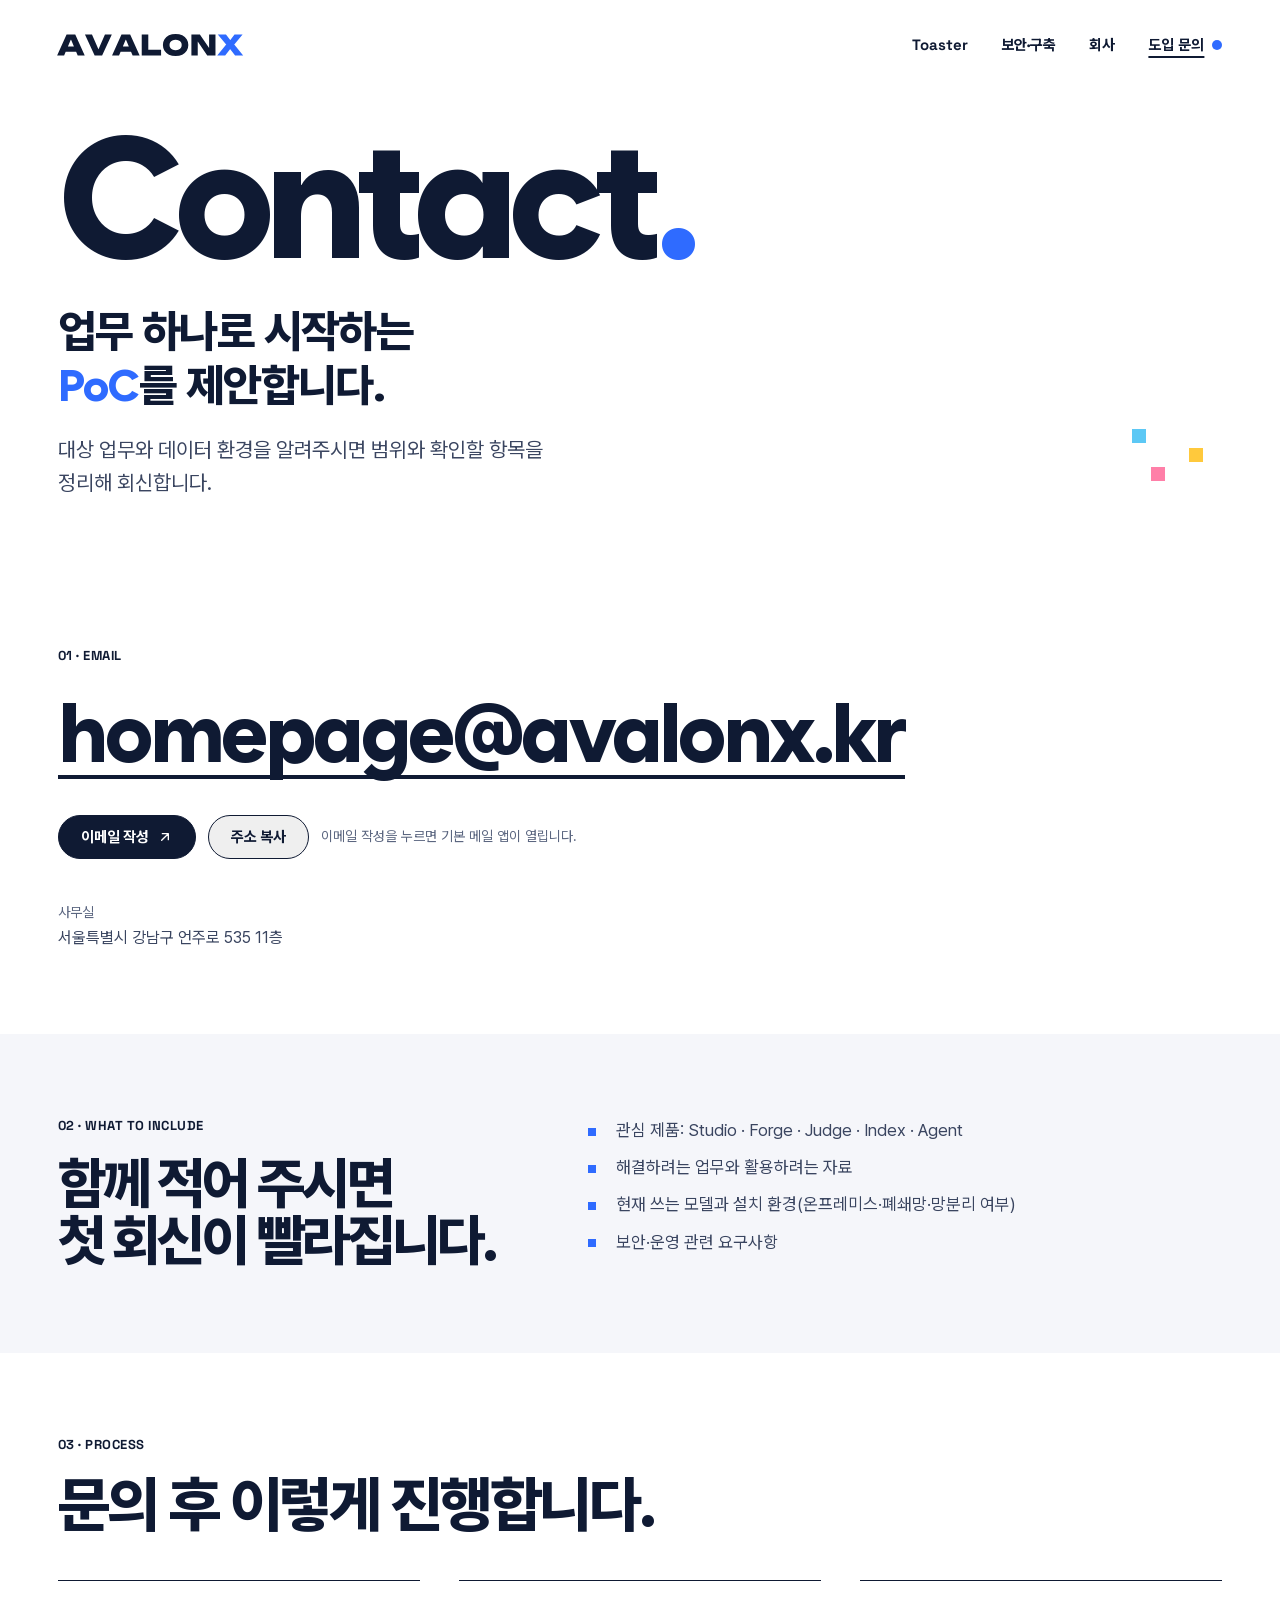
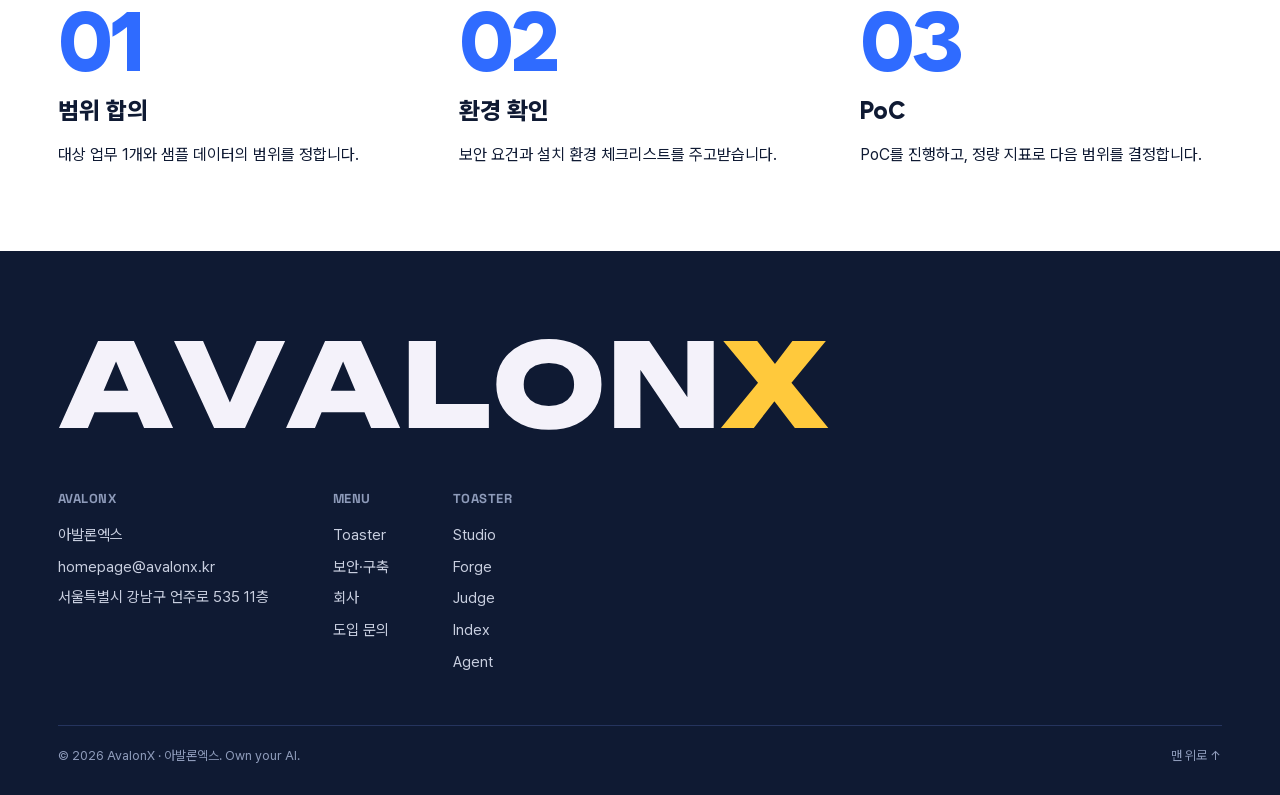
<file: contact.html>
<!doctype html>
<html lang="ko">
<head>
<meta charset="utf-8">
<meta name="viewport" content="width=device-width,initial-scale=1">
<meta name="theme-color" content="#0F1A33">
<title>도입 문의 | AvalonX</title>
<meta name="description" content="AvalonX 도입 문의. 업무 하나로 시작하는 PoC를 제안합니다. homepage@avalonx.kr">
<link rel="canonical" href="https://www.avalonx.kr/contact">
<meta property="og:type" content="website">
<meta property="og:site_name" content="AvalonX">
<meta property="og:title" content="도입 문의 | AvalonX">
<meta property="og:description" content="AvalonX 도입 문의. 업무 하나로 시작하는 PoC를 제안합니다. homepage@avalonx.kr">
<meta property="og:locale" content="ko_KR">
<meta property="og:url" content="https://www.avalonx.kr/contact">
<meta property="og:image" content="https://www.avalonx.kr/assets/og-v2.png">
<meta name="twitter:card" content="summary_large_image">
<!-- @assets -->
<link rel="icon" href="/assets/brand/favicon.svg" type="image/svg+xml">
<link rel="preload" href="/assets/fonts/ax-sans.woff2?v=20261105a" as="font" type="font/woff2" crossorigin>
<link rel="preload" href="/assets/fonts/ax-heading-800.woff2?v=20261105a" as="font" type="font/woff2" crossorigin>
<link rel="preconnect" href="https://fonts.googleapis.com">
<link rel="preconnect" href="https://fonts.gstatic.com" crossorigin>
<link rel="stylesheet" href="https://fonts.googleapis.com/css2?family=Space+Grotesk:wght@500;700&display=swap">
<link rel="stylesheet" href="/css/site.css?v=20261105a">
<script src="/js/main.js?v=20261105a" defer></script>
<script async src="https://www.googletagmanager.com/gtag/js?id=G-0PF8YSG744"></script>
<script>window.dataLayer=window.dataLayer||[];function gtag(){dataLayer.push(arguments);}gtag('js',new Date());gtag('config','G-0PF8YSG744');</script>
<!-- /@assets -->
</head>
<body data-page="contact">
<!-- @header -->
<a class="skip-link" href="#main">본문 바로가기</a>
<header class="site-header">
  <a class="brand" href="/" aria-label="AvalonX 홈"><img src="/assets/brand/avalonx-wordmark-on-light.svg" width="224" height="32" alt="AvalonX"></a>
  <button class="menu-toggle" type="button" aria-label="메뉴 열기" aria-expanded="false" aria-controls="site-menu" hidden>Menu <span class="dot" aria-hidden="true"></span></button>
  <nav id="site-menu" class="site-nav" aria-label="주 메뉴">
    <a href="/toaster">Toaster</a>
    <a href="/security">보안·구축</a>
    <a href="/about">회사</a>
    <a href="/contact" class="nav-contact" aria-current="page">도입 문의</a>
  </nav>
</header>
<!-- /@header -->

<main id="main">
<section class="page-hero">
    <p class="giant" aria-hidden="true">Contact<span class="blue">.</span></p>
    <div class="page-hero-body">
      <div>
        <h1>업무 하나로 시작하는 <em>PoC</em>를 제안합니다.</h1>
        <p class="lede">대상 업무와 데이터 환경을 알려주시면 범위와 확인할 항목을 정리해 회신합니다.</p>
      </div>
      <div class="scatter" aria-hidden="true"><i></i><i class="s"></i><i></i><i></i><i></i><i></i><i></i><i></i><i></i><i></i><i class="y"></i><i></i><i></i><i></i><i class="p"></i><i></i><i></i><i></i><i></i><i></i><i></i><i></i><i></i><i></i></div>
    </div>
  </section>

  <section class="section" aria-labelledby="mail-title">
    <p class="label" id="mail-title">01 · Email</p>
    <p style="margin-top:28px"><a class="mail-big" href="mailto:homepage@avalonx.kr">homepage@avalonx.kr</a></p>
    <div class="mail-actions">
      <a class="pill solid" id="compose-email" href="mailto:homepage@avalonx.kr?subject=%5BAvalonX%5D%20%EB%8F%84%EC%9E%85%20%EB%AC%B8%EC%9D%98">이메일 작성 <svg viewBox="0 0 24 24" fill="none" stroke="currentColor" stroke-width="2" stroke-linecap="round" stroke-linejoin="round" aria-hidden="true"><path d="M7 17 17 7M8 7h9v9"/></svg></a>
      <button class="pill" id="copy-email" type="button" hidden>주소 복사</button>
      <span class="small muted">이메일 작성을 누르면 기본 메일 앱이 열립니다.</span>
    </div>
    <p class="copy-status" role="status" aria-live="polite"></p>
    <p class="small muted" style="margin-top:8px">사무실 <address style="display:inline;font-style:normal;color:var(--body)">서울특별시 강남구 언주로 535 11층</address></p>
  </section>

  <section class="section paper" aria-labelledby="write-title">
    <div class="split">
      <div><p class="label">02 · What to include</p><h2 class="display" id="write-title" style="margin-top:20px">함께 적어 주시면<br>첫 회신이 빨라집니다.</h2></div>
      <ul class="checks" style="margin:0;font-size:1.0625rem">
        <li>관심 제품: Studio · Forge · Judge · Index · Agent</li>
        <li>해결하려는 업무와 활용하려는 자료</li>
        <li>현재 쓰는 모델과 설치 환경(온프레미스·폐쇄망·망분리 여부)</li>
        <li>보안·운영 관련 요구사항</li>
      </ul>
    </div>
  </section>

  <section class="section" aria-labelledby="flow-title">
    <div class="sec-title"><div><p class="label">03 · Process</p><h2 class="display" id="flow-title" style="margin-top:20px">문의 후 이렇게 진행합니다.</h2></div></div>
    <ol class="steps" style="margin-top:0">
      <li class="step"><span class="big" aria-hidden="true">01</span><h3>범위 합의</h3><p>대상 업무 1개와 샘플 데이터의 범위를 정합니다.</p></li>
      <li class="step"><span class="big" aria-hidden="true">02</span><h3>환경 확인</h3><p>보안 요건과 설치 환경 체크리스트를 주고받습니다.</p></li>
      <li class="step"><span class="big" aria-hidden="true">03</span><h3>PoC</h3><p>PoC를 진행하고, 정량 지표로 다음 범위를 결정합니다.</p></li>
    </ol>
  </section>
</main>

<!-- @footer -->
<footer class="site-footer">
  <div class="footer-top">
    <img class="footer-mark" src="/assets/brand/avalonx-wordmark-on-dark.svg" width="681" height="98" alt="AvalonX">
    <div class="footer-cols">
      <div><h2>AvalonX</h2><ul><li><a href="/about">아발론엑스</a></li><li><a href="mailto:homepage@avalonx.kr">homepage@avalonx.kr</a></li><li><address>서울특별시 강남구 언주로 535 11층</address></li></ul></div>
      <div><h2>Menu</h2><ul><li><a href="/toaster">Toaster</a></li><li><a href="/security">보안·구축</a></li><li><a href="/about">회사</a></li><li><a href="/contact">도입 문의</a></li></ul></div>
      <div><h2>Toaster</h2><ul><li><a href="/toaster#studio">Studio</a></li><li><a href="/toaster#forge">Forge</a></li><li><a href="/toaster#judge">Judge</a></li><li><a href="/toaster#index">Index</a></li><li><a href="/toaster#agent">Agent</a></li></ul></div>
    </div>
  </div>
  <div class="footer-bottom"><span>© 2026 AvalonX · 아발론엑스. Own your AI.</span><a href="#main">맨 위로 ↑</a></div>
</footer>
<!-- /@footer -->
</body>
</html>
</file>
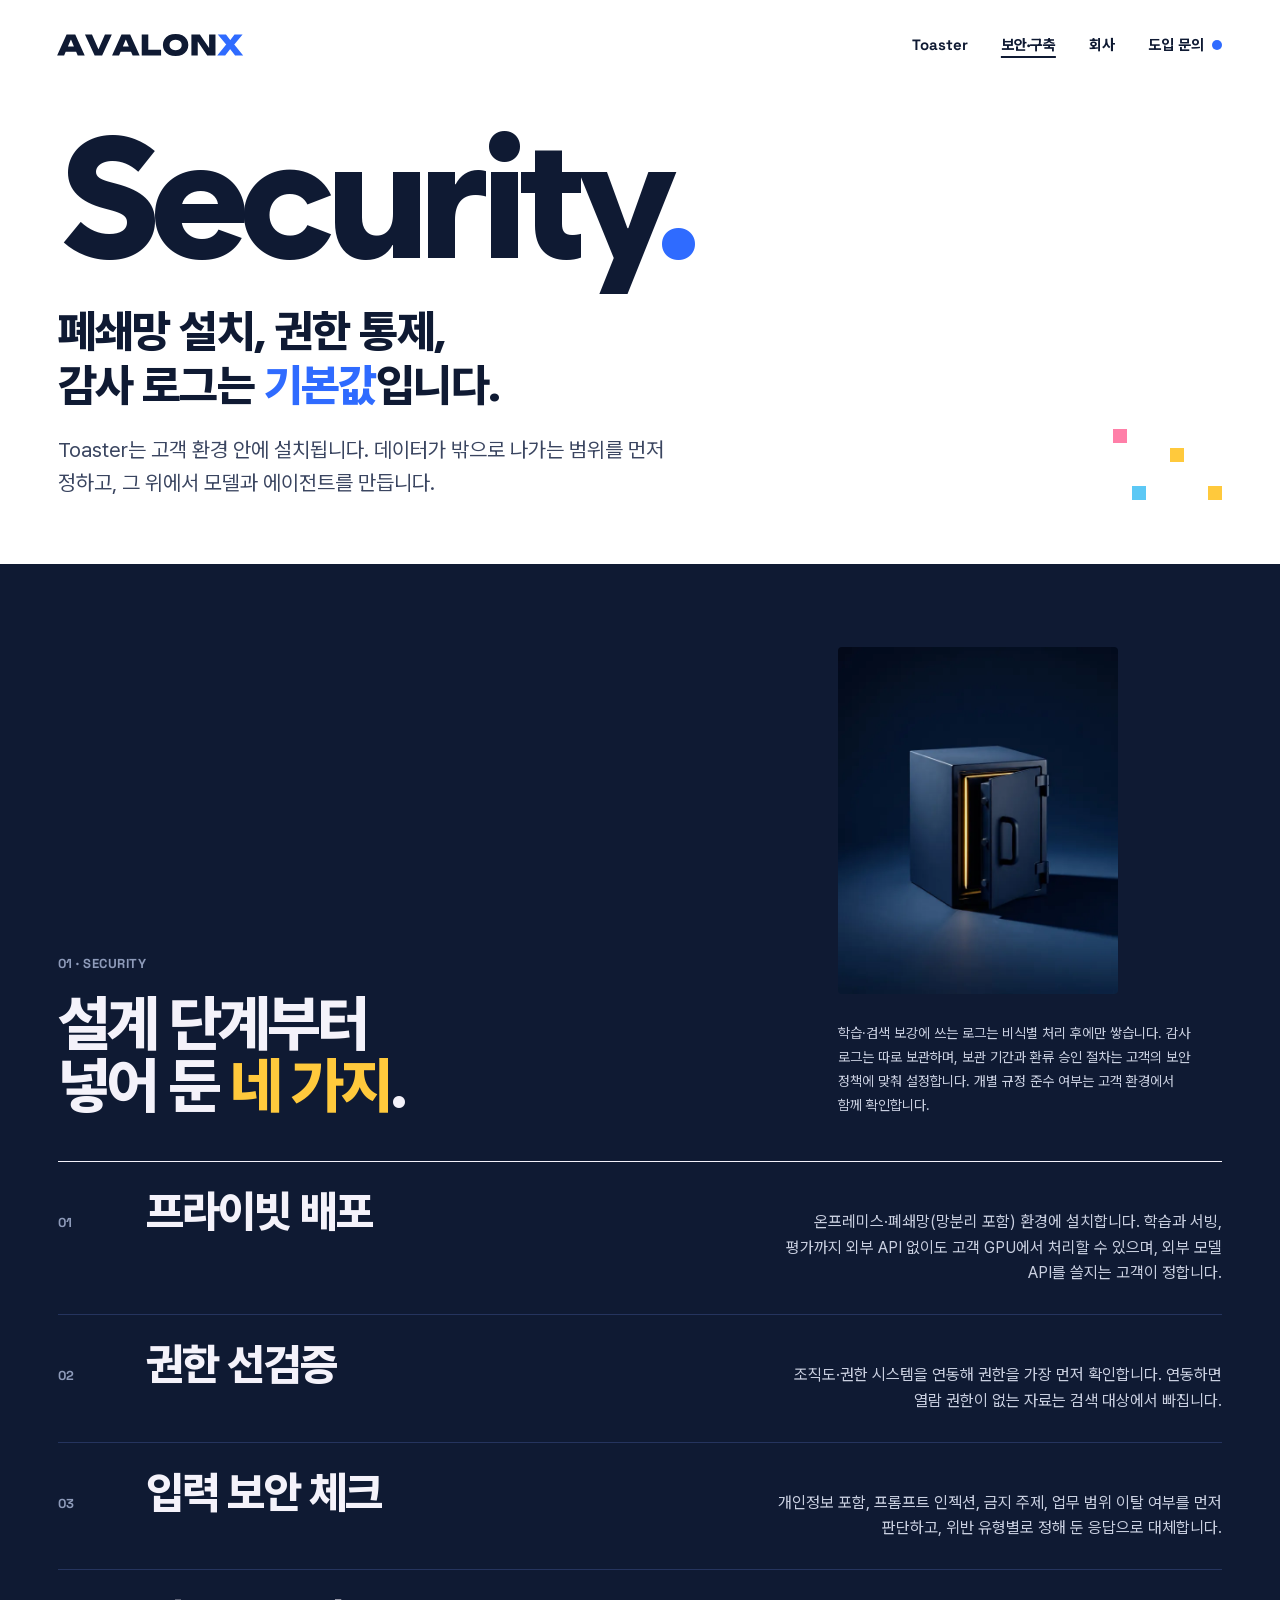
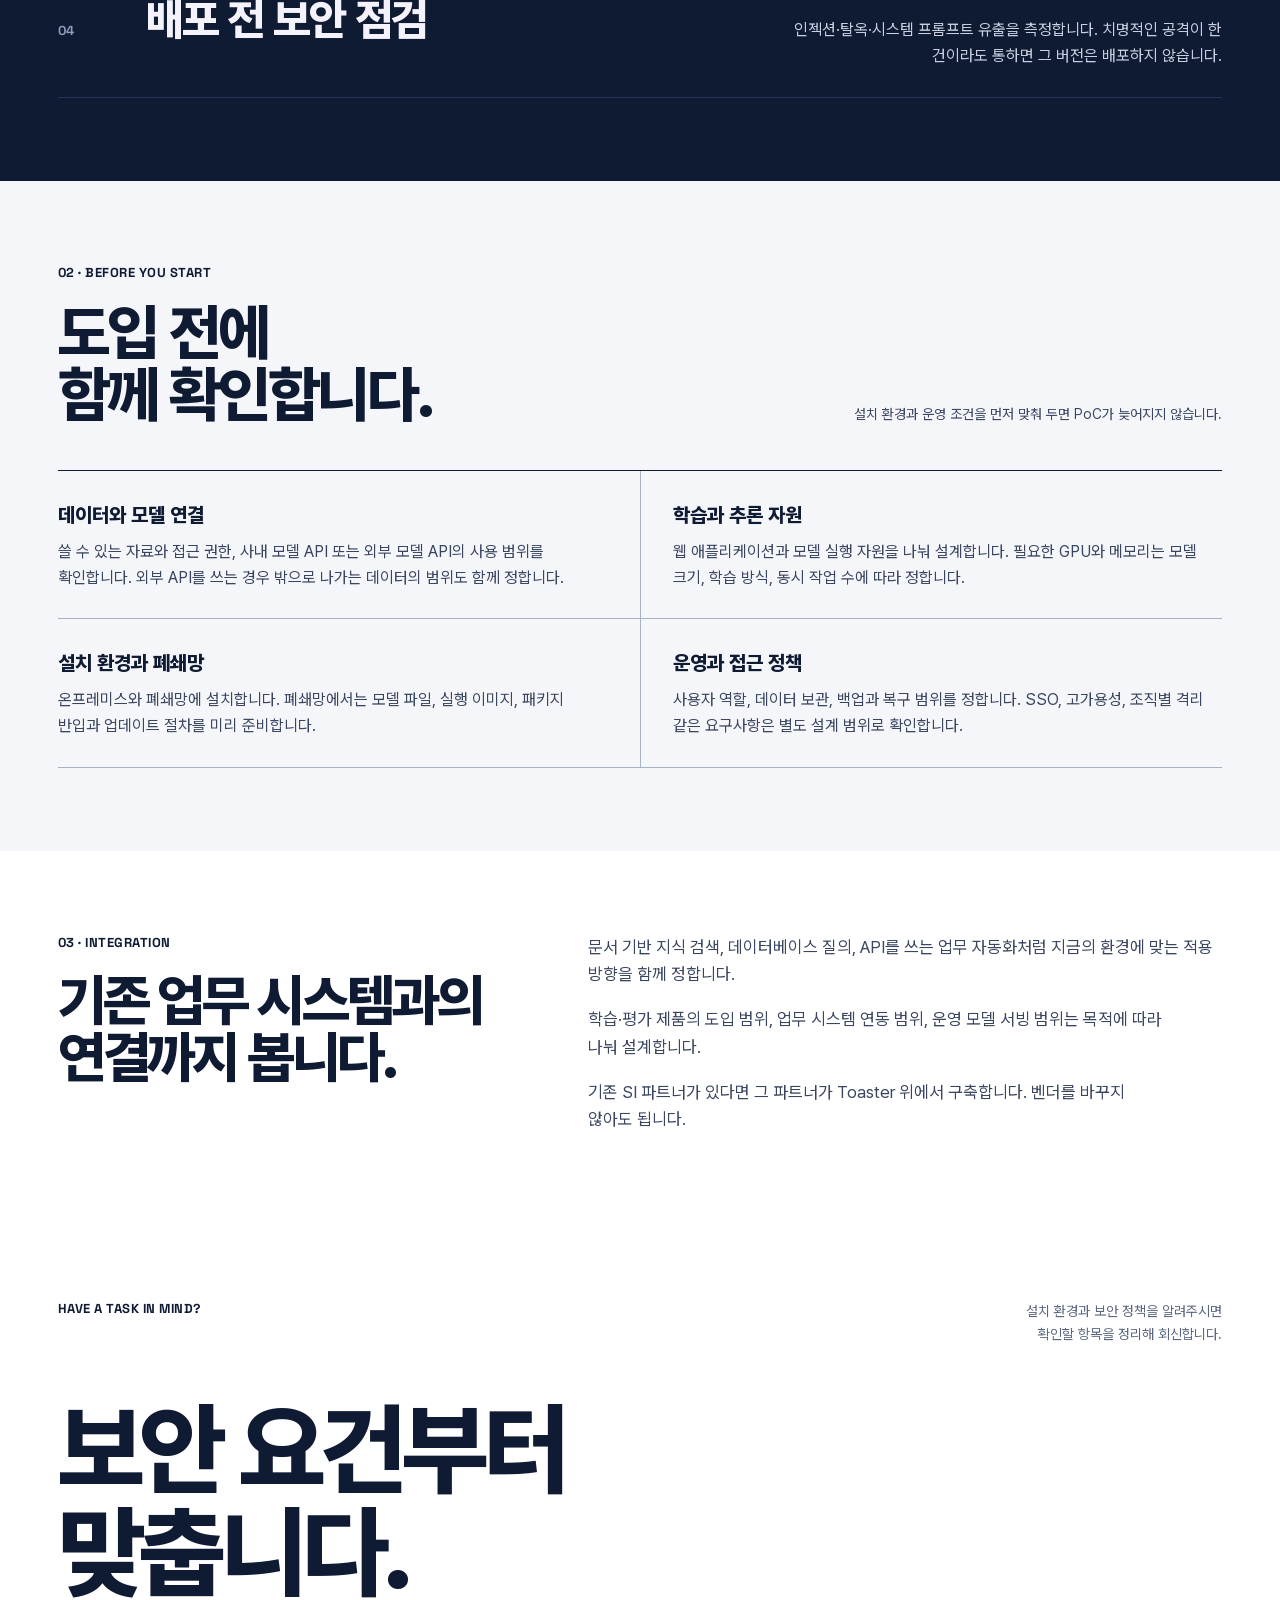
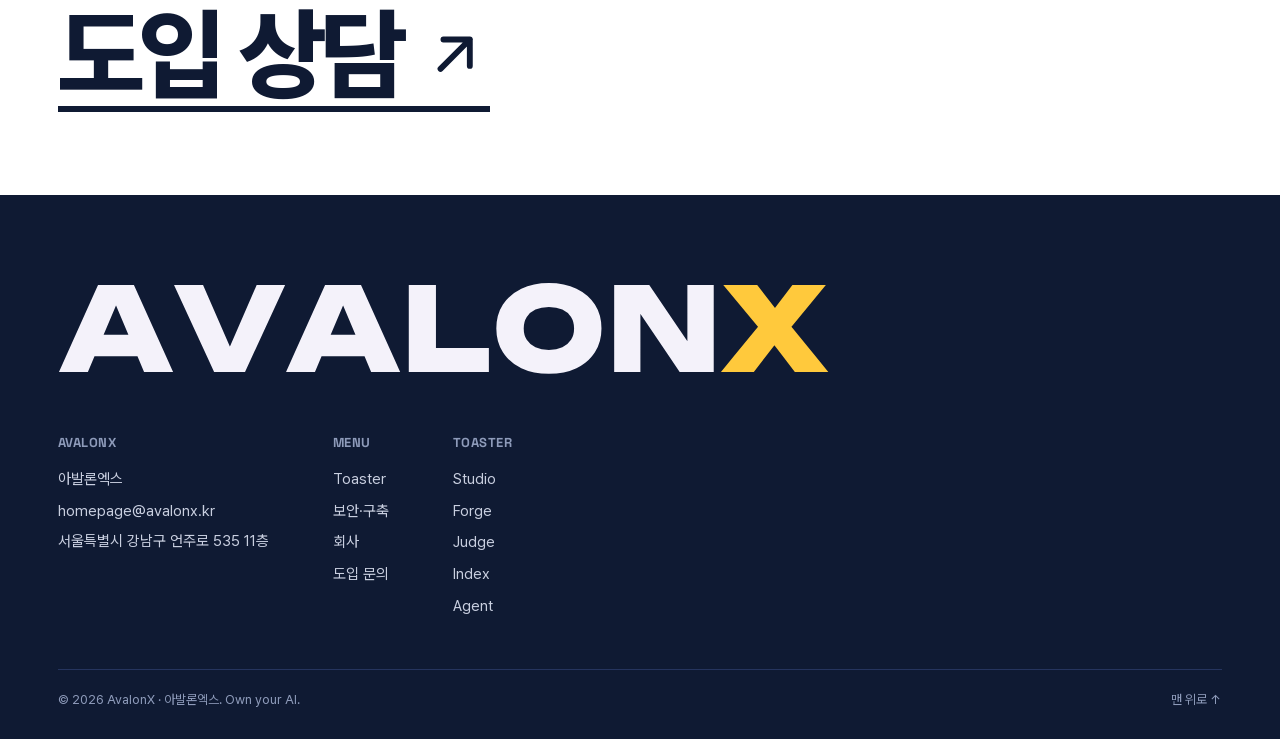
<file: security.html>
<!doctype html>
<html lang="ko">
<head>
<meta charset="utf-8">
<meta name="viewport" content="width=device-width,initial-scale=1">
<meta name="theme-color" content="#0F1A33">
<title>보안·구축 | AvalonX</title>
<meta name="description" content="Toaster는 온프레미스·폐쇄망 환경에 설치됩니다. 프라이빗 배포, 권한 선검증, 입력 보안 체크, 배포 전 보안 점검과 도입 전 확인 항목.">
<link rel="canonical" href="https://www.avalonx.kr/security">
<meta property="og:type" content="website">
<meta property="og:site_name" content="AvalonX">
<meta property="og:title" content="보안·구축 | AvalonX">
<meta property="og:description" content="Toaster는 온프레미스·폐쇄망 환경에 설치됩니다. 프라이빗 배포, 권한 선검증, 입력 보안 체크, 배포 전 보안 점검과 도입 전 확인 항목.">
<meta property="og:locale" content="ko_KR">
<meta property="og:url" content="https://www.avalonx.kr/security">
<meta property="og:image" content="https://www.avalonx.kr/assets/og-v2.png">
<meta name="twitter:card" content="summary_large_image">
<!-- @assets -->
<link rel="icon" href="/assets/brand/favicon.svg" type="image/svg+xml">
<link rel="preload" href="/assets/fonts/ax-sans.woff2?v=20261105a" as="font" type="font/woff2" crossorigin>
<link rel="preload" href="/assets/fonts/ax-heading-800.woff2?v=20261105a" as="font" type="font/woff2" crossorigin>
<link rel="preconnect" href="https://fonts.googleapis.com">
<link rel="preconnect" href="https://fonts.gstatic.com" crossorigin>
<link rel="stylesheet" href="https://fonts.googleapis.com/css2?family=Space+Grotesk:wght@500;700&display=swap">
<link rel="stylesheet" href="/css/site.css?v=20261105a">
<script src="/js/main.js?v=20261105a" defer></script>
<script async src="https://www.googletagmanager.com/gtag/js?id=G-0PF8YSG744"></script>
<script>window.dataLayer=window.dataLayer||[];function gtag(){dataLayer.push(arguments);}gtag('js',new Date());gtag('config','G-0PF8YSG744');</script>
<!-- /@assets -->
</head>
<body data-page="security">
<!-- @header -->
<a class="skip-link" href="#main">본문 바로가기</a>
<header class="site-header">
  <a class="brand" href="/" aria-label="AvalonX 홈"><img src="/assets/brand/avalonx-wordmark-on-light.svg" width="224" height="32" alt="AvalonX"></a>
  <button class="menu-toggle" type="button" aria-label="메뉴 열기" aria-expanded="false" aria-controls="site-menu" hidden>Menu <span class="dot" aria-hidden="true"></span></button>
  <nav id="site-menu" class="site-nav" aria-label="주 메뉴">
    <a href="/toaster">Toaster</a>
    <a href="/security" aria-current="page">보안·구축</a>
    <a href="/about">회사</a>
    <a href="/contact" class="nav-contact">도입 문의</a>
  </nav>
</header>
<a class="quick" href="/contact">도입 문의</a>
<!-- /@header -->

<main id="main">
<section class="page-hero">
    <p class="giant" aria-hidden="true">Security<span class="blue">.</span></p>
    <div class="page-hero-body">
      <div>
        <h1>폐쇄망 설치, 권한 통제, 감사 로그는 <em>기본값</em>입니다.</h1>
        <p class="lede">Toaster는 고객 환경 안에 설치됩니다. 데이터가 밖으로 나가는 범위를 먼저 정하고, 그 위에서 모델과 에이전트를 만듭니다.</p>
      </div>
      <div class="scatter" aria-hidden="true"><i class="p"></i><i></i><i></i><i></i><i></i><i></i><i></i><i></i><i></i><i class="y"></i><i></i><i></i><i></i><i></i><i></i><i></i><i></i><i></i><i></i><i class="s"></i><i></i><i></i><i></i><i class="y"></i></div>
    </div>
  </section>

  <section class="section dark" aria-labelledby="security-title">
    <div class="sec-title"><div><p class="label" style="color:var(--d-muted)">01 · Security</p><h2 class="display" id="security-title" style="margin-top:20px">설계 단계부터<br>넣어 둔 <span class="yellow">네 가지</span>.</h2></div>
      <div class="sec-aside" style="max-width:24rem"><picture class="sec-photo"><source type="image/webp" srcset="/assets/img/vault-640.webp 640w, /assets/img/vault-1100.webp 1100w" sizes="(max-width: 900px) 60vw, 24rem"><img src="/assets/img/vault-1100.jpg" width="1100" height="1366" alt="" loading="lazy"></picture><p class="small">학습·검색 보강에 쓰는 로그는 비식별 처리 후에만 쌓습니다. 감사 로그는 따로 보관하며, 보관 기간과 환류 승인 절차는 고객의 보안 정책에 맞춰 설정합니다. 개별 규정 준수 여부는 고객 환경에서 함께 확인합니다.</p></div></div>
    <ul class="rows" style="margin-top:0">
        <li class="row"><span class="num">01</span><h3 class="name">프라이빗 배포</h3><p class="desc">온프레미스·폐쇄망(망분리 포함) 환경에 설치합니다. 학습과 서빙, 평가까지 외부 API 없이도 고객 GPU에서 처리할 수 있으며, 외부 모델 API를 쓸지는 고객이 정합니다.</p></li>
        <li class="row"><span class="num">02</span><h3 class="name">권한 선검증</h3><p class="desc">조직도·권한 시스템을 연동해 권한을 가장 먼저 확인합니다. 연동하면 열람 권한이 없는 자료는 검색 대상에서 빠집니다.</p></li>
        <li class="row"><span class="num">03</span><h3 class="name">입력 보안 체크</h3><p class="desc">개인정보 포함, 프롬프트 인젝션, 금지 주제, 업무 범위 이탈 여부를 먼저 판단하고, 위반 유형별로 정해 둔 응답으로 대체합니다.</p></li>
        <li class="row"><span class="num">04</span><h3 class="name">배포 전 보안 점검</h3><p class="desc">인젝션·탈옥·시스템 프롬프트 유출을 측정합니다. 치명적인 공격이 한 건이라도 통하면 그 버전은 배포하지 않습니다.</p></li>
    </ul>
  </section>

  <section class="section paper" aria-labelledby="check-title">
    <div class="sec-title"><div><p class="label">02 · Before you start</p><h2 class="display" id="check-title" style="margin-top:20px">도입 전에<br>함께 확인합니다.</h2></div><p class="aside small">설치 환경과 운영 조건을 먼저 맞춰 두면 PoC가 늦어지지 않습니다.</p></div>
    <ul class="grid2">
      <li><h3>데이터와 모델 연결</h3><p>쓸 수 있는 자료와 접근 권한, 사내 모델 API 또는 외부 모델 API의 사용 범위를 확인합니다. 외부 API를 쓰는 경우 밖으로 나가는 데이터의 범위도 함께 정합니다.</p></li>
      <li><h3>학습과 추론 자원</h3><p>웹 애플리케이션과 모델 실행 자원을 나눠 설계합니다. 필요한 GPU와 메모리는 모델 크기, 학습 방식, 동시 작업 수에 따라 정합니다.</p></li>
      <li><h3>설치 환경과 폐쇄망</h3><p>온프레미스와 폐쇄망에 설치합니다. 폐쇄망에서는 모델 파일, 실행 이미지, 패키지 반입과 업데이트 절차를 미리 준비합니다.</p></li>
      <li><h3>운영과 접근 정책</h3><p>사용자 역할, 데이터 보관, 백업과 복구 범위를 정합니다. SSO, 고가용성, 조직별 격리 같은 요구사항은 별도 설계 범위로 확인합니다.</p></li>
    </ul>
  </section>

  <section class="section" aria-labelledby="integrate-title">
    <div class="split">
      <div><p class="label">03 · Integration</p><h2 class="display" id="integrate-title" style="margin-top:20px">기존 업무 시스템과의<br>연결까지 봅니다.</h2></div>
      <div class="prose">
        <p>문서 기반 지식 검색, 데이터베이스 질의, API를 쓰는 업무 자동화처럼 지금의 환경에 맞는 적용 방향을 함께 정합니다.</p>
        <p>학습·평가 제품의 도입 범위, 업무 시스템 연동 범위, 운영 모델 서빙 범위는 목적에 따라 나눠 설계합니다.</p>
        <p>기존 SI 파트너가 있다면 그 파트너가 Toaster 위에서 구축합니다. 벤더를 바꾸지 않아도 됩니다.</p>
      </div>
    </div>
  </section>

  <section class="section contact-cta" aria-labelledby="cta-title">
    <div class="head-row"><p class="label">Have a task in mind?</p><p class="aside small muted">설치 환경과 보안 정책을 알려주시면<br>확인할 항목을 정리해 회신합니다.</p></div>
    <h2 class="display" id="cta-title">보안 요건부터<br>맞춥니다.<br><a class="go" href="/contact">도입 상담 <svg viewBox="0 0 24 24" fill="none" stroke="currentColor" stroke-width="2" stroke-linecap="round" stroke-linejoin="round" aria-hidden="true"><path d="M7 17 17 7M8 7h9v9"/></svg></a></h2>
  </section>
</main>

<!-- @footer -->
<footer class="site-footer">
  <div class="footer-top">
    <img class="footer-mark" src="/assets/brand/avalonx-wordmark-on-dark.svg" width="681" height="98" alt="AvalonX">
    <div class="footer-cols">
      <div><h2>AvalonX</h2><ul><li><a href="/about">아발론엑스</a></li><li><a href="mailto:homepage@avalonx.kr">homepage@avalonx.kr</a></li><li><address>서울특별시 강남구 언주로 535 11층</address></li></ul></div>
      <div><h2>Menu</h2><ul><li><a href="/toaster">Toaster</a></li><li><a href="/security">보안·구축</a></li><li><a href="/about">회사</a></li><li><a href="/contact">도입 문의</a></li></ul></div>
      <div><h2>Toaster</h2><ul><li><a href="/toaster#studio">Studio</a></li><li><a href="/toaster#forge">Forge</a></li><li><a href="/toaster#judge">Judge</a></li><li><a href="/toaster#index">Index</a></li><li><a href="/toaster#agent">Agent</a></li></ul></div>
    </div>
  </div>
  <div class="footer-bottom"><span>© 2026 AvalonX · 아발론엑스. Own your AI.</span><a href="#main">맨 위로 ↑</a></div>
</footer>
<!-- /@footer -->
</body>
</html>
</file>
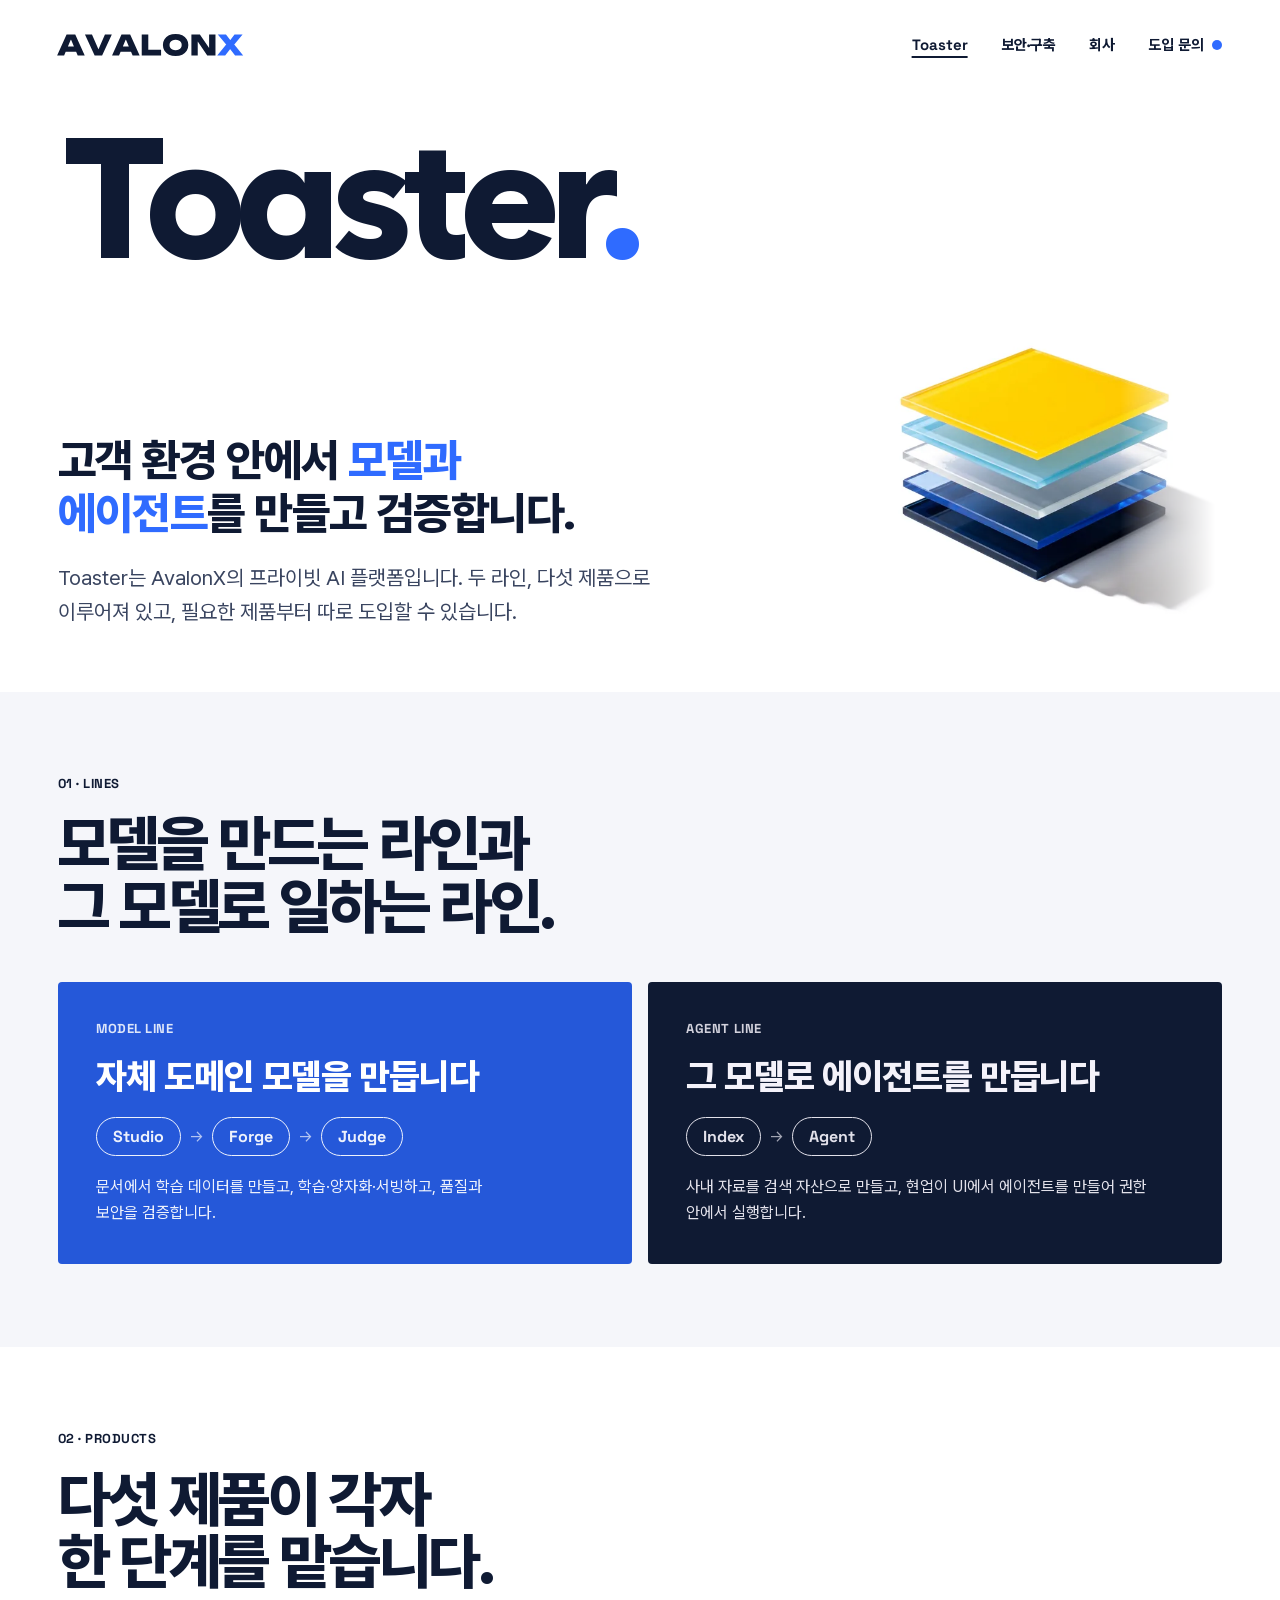
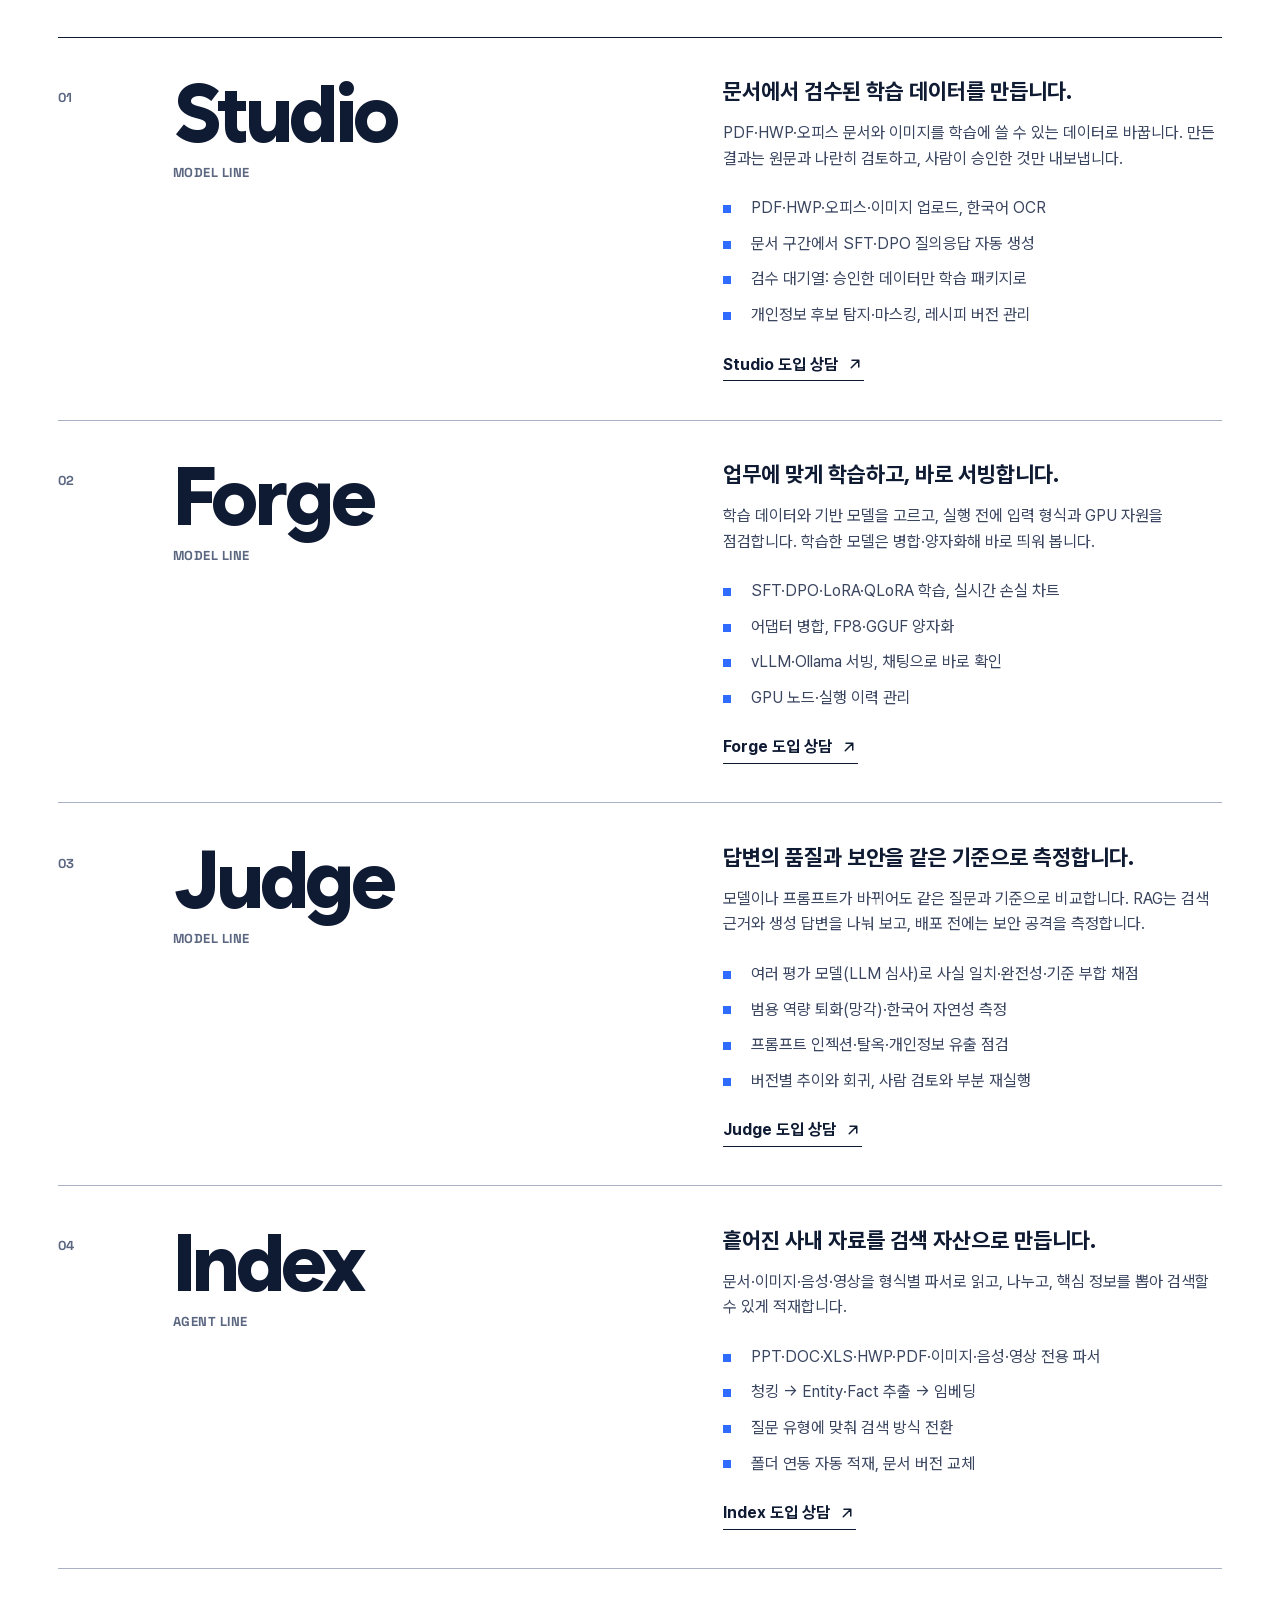
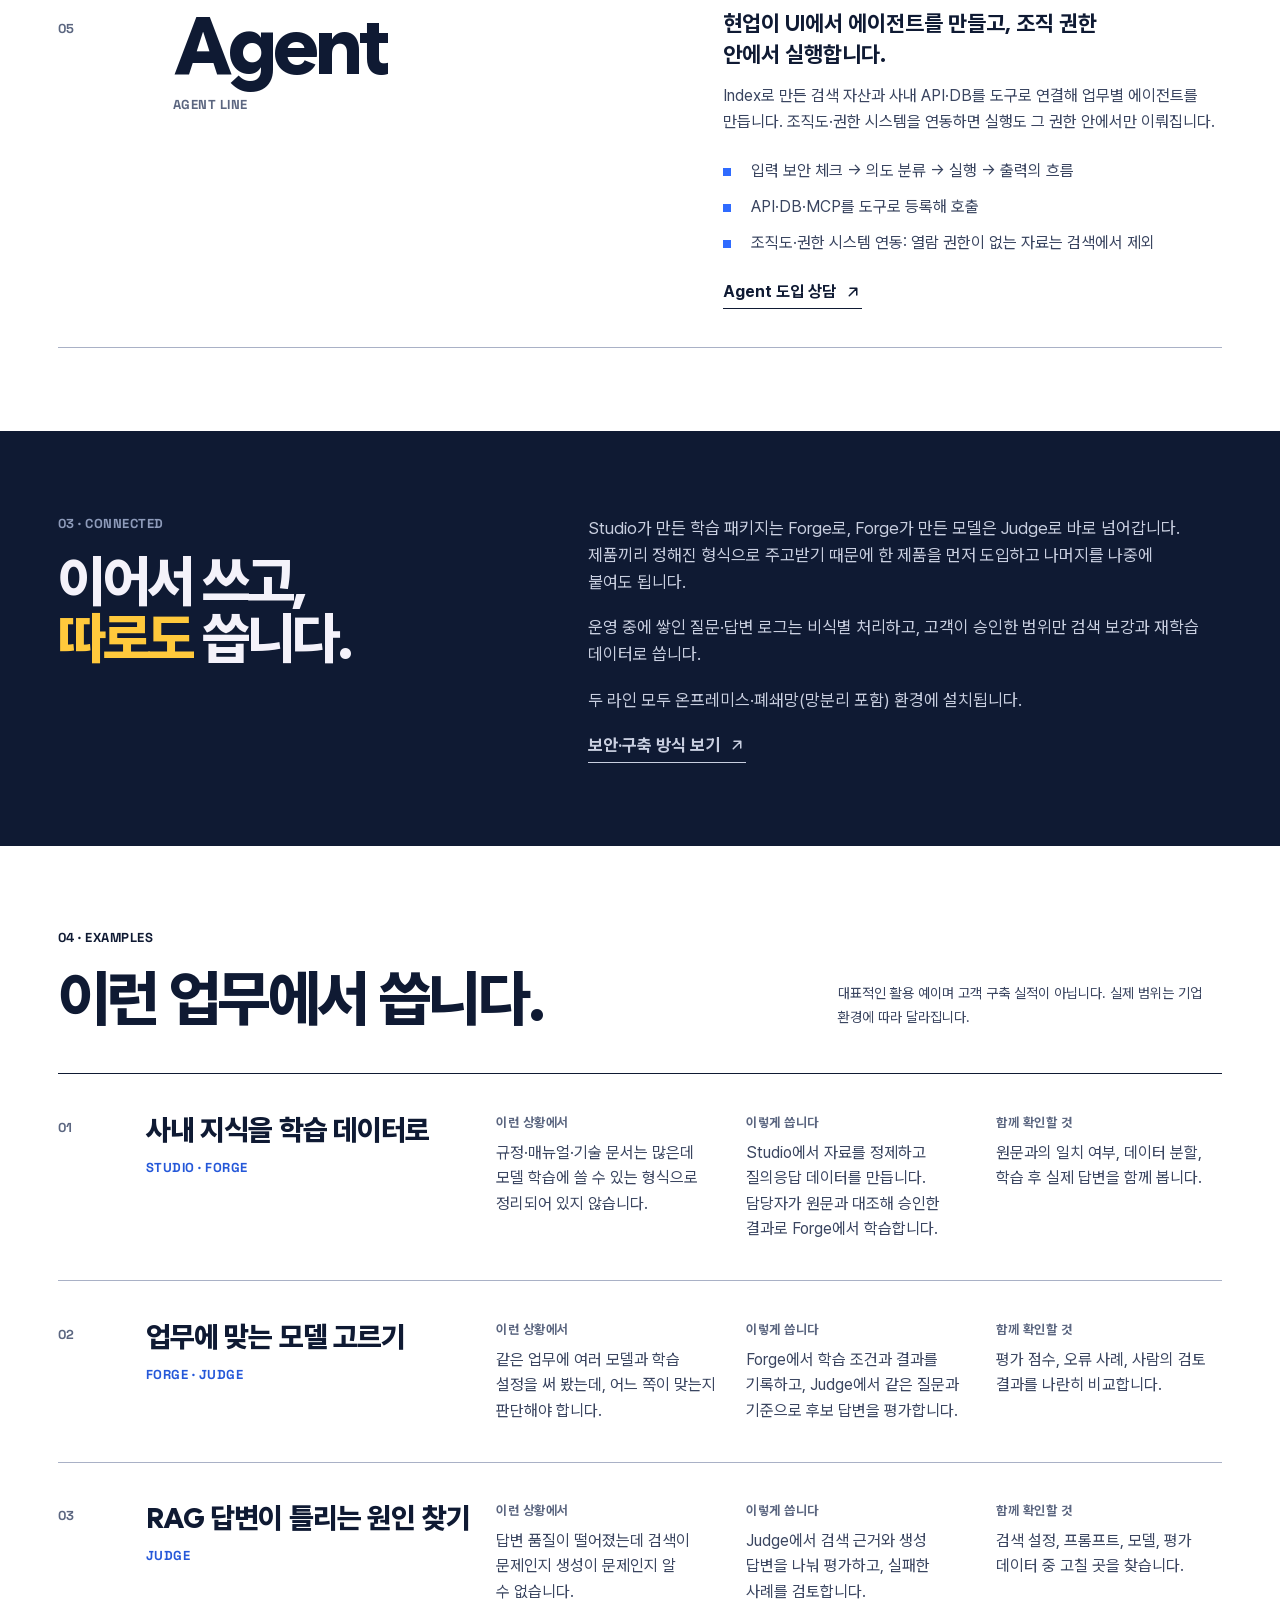
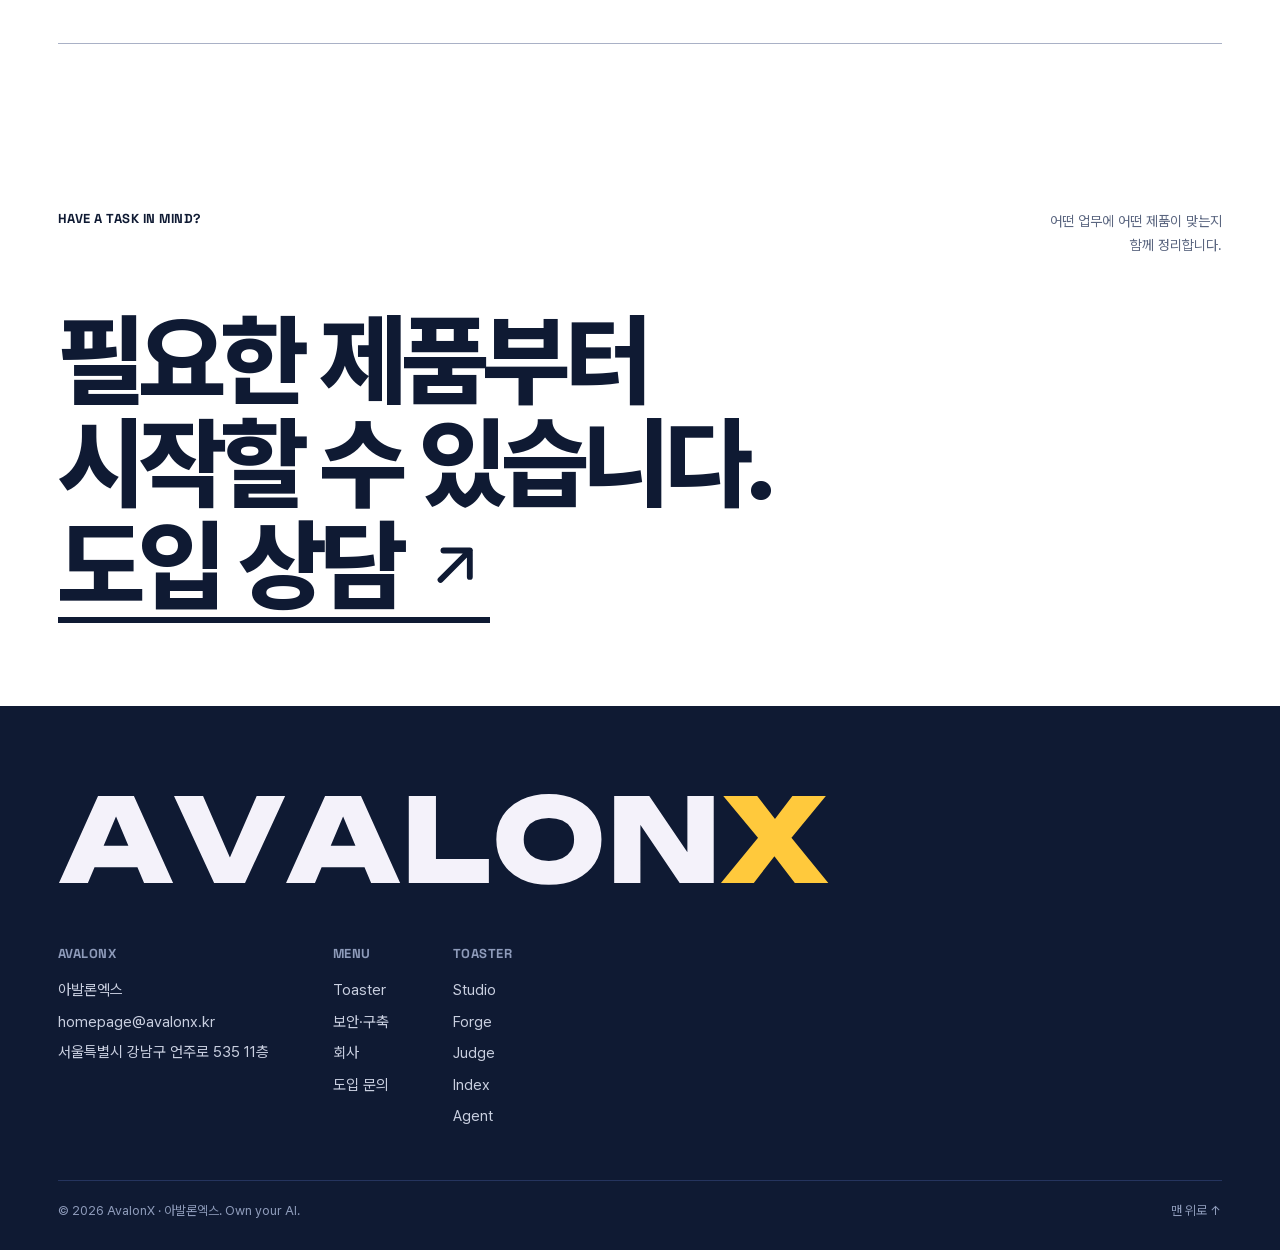
<file: toaster.html>
<!doctype html>
<html lang="ko">
<head>
<meta charset="utf-8">
<meta name="viewport" content="width=device-width,initial-scale=1">
<meta name="theme-color" content="#0F1A33">
<title>Toaster | AvalonX</title>
<meta name="description" content="AvalonX의 프라이빗 AI 플랫폼 Toaster. Studio·Forge·Judge로 도메인 모델을 만들고 검증하며, Index·Agent로 사내 자료와 시스템을 연결한 에이전트를 만듭니다.">
<link rel="canonical" href="https://www.avalonx.kr/toaster">
<meta property="og:type" content="website">
<meta property="og:site_name" content="AvalonX">
<meta property="og:title" content="Toaster | AvalonX">
<meta property="og:description" content="AvalonX의 프라이빗 AI 플랫폼 Toaster. Studio·Forge·Judge로 도메인 모델을 만들고 검증하며, Index·Agent로 사내 자료와 시스템을 연결한 에이전트를 만듭니다.">
<meta property="og:locale" content="ko_KR">
<meta property="og:url" content="https://www.avalonx.kr/toaster">
<meta property="og:image" content="https://www.avalonx.kr/assets/og-v2.png">
<meta name="twitter:card" content="summary_large_image">
<!-- @assets -->
<link rel="icon" href="/assets/brand/favicon.svg" type="image/svg+xml">
<link rel="preload" href="/assets/fonts/ax-sans.woff2?v=20261105a" as="font" type="font/woff2" crossorigin>
<link rel="preload" href="/assets/fonts/ax-heading-800.woff2?v=20261105a" as="font" type="font/woff2" crossorigin>
<link rel="preconnect" href="https://fonts.googleapis.com">
<link rel="preconnect" href="https://fonts.gstatic.com" crossorigin>
<link rel="stylesheet" href="https://fonts.googleapis.com/css2?family=Space+Grotesk:wght@500;700&display=swap">
<link rel="stylesheet" href="/css/site.css?v=20261105a">
<script src="/js/main.js?v=20261105a" defer></script>
<script async src="https://www.googletagmanager.com/gtag/js?id=G-0PF8YSG744"></script>
<script>window.dataLayer=window.dataLayer||[];function gtag(){dataLayer.push(arguments);}gtag('js',new Date());gtag('config','G-0PF8YSG744');</script>
<!-- /@assets -->
</head>
<body data-page="toaster">
<!-- @header -->
<a class="skip-link" href="#main">본문 바로가기</a>
<header class="site-header">
  <a class="brand" href="/" aria-label="AvalonX 홈"><img src="/assets/brand/avalonx-wordmark-on-light.svg" width="224" height="32" alt="AvalonX"></a>
  <button class="menu-toggle" type="button" aria-label="메뉴 열기" aria-expanded="false" aria-controls="site-menu" hidden>Menu <span class="dot" aria-hidden="true"></span></button>
  <nav id="site-menu" class="site-nav" aria-label="주 메뉴">
    <a href="/toaster" aria-current="page">Toaster</a>
    <a href="/security">보안·구축</a>
    <a href="/about">회사</a>
    <a href="/contact" class="nav-contact">도입 문의</a>
  </nav>
</header>
<a class="quick" href="/contact">도입 문의</a>
<!-- /@header -->

<main id="main">
<section class="page-hero">
    <p class="giant" aria-hidden="true">Toaster<span class="blue">.</span></p>
    <div class="page-hero-body">
      <div>
        <h1>고객 환경 안에서 <em>모델과 에이전트</em>를 만들고 검증합니다.</h1>
        <p class="lede">Toaster는 AvalonX의 프라이빗 AI 플랫폼입니다. 두 라인, 다섯 제품으로 이루어져 있고, 필요한 제품부터 따로 도입할 수 있습니다.</p>
      </div>
      <picture class="hero-side fade-r"><source type="image/webp" srcset="/assets/img/layers-560.webp 560w, /assets/img/layers-900.webp 900w" sizes="(max-width: 760px) 70vw, 340px"><img src="/assets/img/layers-900.jpg" width="900" height="855" alt="" fetchpriority="high"></picture>
    </div>
  </section>

  <section class="section paper" aria-labelledby="lines-title">
    <div class="sec-title"><div><p class="label">01 · Lines</p><h2 class="display" id="lines-title" style="margin-top:20px">모델을 만드는 라인과<br>그 모델로 일하는 라인.</h2></div></div>
    <div class="lines2">
      <article class="line2"><p class="label">Model line</p><h3>자체 도메인 모델을 만듭니다</h3><p class="chips"><a href="#studio">Studio</a><span class="arr" aria-hidden="true">→</span><a href="#forge">Forge</a><span class="arr" aria-hidden="true">→</span><a href="#judge">Judge</a></p><p>문서에서 학습 데이터를 만들고, 학습·양자화·서빙하고, 품질과 보안을 검증합니다.</p></article>
      <article class="line2"><p class="label">Agent line</p><h3>그 모델로 에이전트를 만듭니다</h3><p class="chips"><a href="#index">Index</a><span class="arr" aria-hidden="true">→</span><a href="#agent">Agent</a></p><p>사내 자료를 검색 자산으로 만들고, 현업이 UI에서 에이전트를 만들어 권한 안에서 실행합니다.</p></article>
    </div>
  </section>

  <section class="section" id="products" aria-labelledby="products-title">
    <div class="sec-title"><div><p class="label">02 · Products</p><h2 class="display" id="products-title" style="margin-top:20px">다섯 제품이 각자<br>한 단계를 맡습니다.</h2></div></div>
    <div class="product-list">
      <article class="product" id="studio" aria-labelledby="studio-name">
        <span class="num">01</span>
        <div><h3 id="studio-name">Studio</h3><span class="tag label">Model line</span></div>
        <div>
          <p class="lead">문서에서 검수된 학습 데이터를 만듭니다.</p>
          <p class="body">PDF·HWP·오피스 문서와 이미지를 학습에 쓸 수 있는 데이터로 바꿉니다. 만든 결과는 원문과 나란히 검토하고, 사람이 승인한 것만 내보냅니다.</p>
          <ul class="checks"><li>PDF·HWP·오피스·이미지 업로드, 한국어 OCR</li><li>문서 구간에서 SFT·DPO 질의응답 자동 생성</li><li>검수 대기열: 승인한 데이터만 학습 패키지로</li><li>개인정보 후보 탐지·마스킹, 레시피 버전 관리</li></ul>
          <a class="arrow-link" href="/contact?product=studio">Studio 도입 상담 <svg viewBox="0 0 24 24" fill="none" stroke="currentColor" stroke-width="2" stroke-linecap="round" stroke-linejoin="round" aria-hidden="true"><path d="M7 17 17 7M8 7h9v9"/></svg></a>
        </div>
      </article>
      <article class="product" id="forge" aria-labelledby="forge-name">
        <span class="num">02</span>
        <div><h3 id="forge-name">Forge</h3><span class="tag label">Model line</span></div>
        <div>
          <p class="lead">업무에 맞게 학습하고, 바로 서빙합니다.</p>
          <p class="body">학습 데이터와 기반 모델을 고르고, 실행 전에 입력 형식과 GPU 자원을 점검합니다. 학습한 모델은 병합·양자화해 바로 띄워 봅니다.</p>
          <ul class="checks"><li>SFT·DPO·LoRA·QLoRA 학습, 실시간 손실 차트</li><li>어댑터 병합, FP8·GGUF 양자화</li><li>vLLM·Ollama 서빙, 채팅으로 바로 확인</li><li>GPU 노드·실행 이력 관리</li></ul>
          <a class="arrow-link" href="/contact?product=forge">Forge 도입 상담 <svg viewBox="0 0 24 24" fill="none" stroke="currentColor" stroke-width="2" stroke-linecap="round" stroke-linejoin="round" aria-hidden="true"><path d="M7 17 17 7M8 7h9v9"/></svg></a>
        </div>
      </article>
      <article class="product" id="judge" aria-labelledby="judge-name">
        <span class="num">03</span>
        <div><h3 id="judge-name">Judge</h3><span class="tag label">Model line</span></div>
        <div>
          <p class="lead">답변의 품질과 보안을 같은 기준으로 측정합니다.</p>
          <p class="body">모델이나 프롬프트가 바뀌어도 같은 질문과 기준으로 비교합니다. RAG는 검색 근거와 생성 답변을 나눠 보고, 배포 전에는 보안 공격을 측정합니다.</p>
          <ul class="checks"><li>여러 평가 모델(LLM 심사)로 사실 일치·완전성·기준 부합 채점</li><li>범용 역량 퇴화(망각)·한국어 자연성 측정</li><li>프롬프트 인젝션·탈옥·개인정보 유출 점검</li><li>버전별 추이와 회귀, 사람 검토와 부분 재실행</li></ul>
          <a class="arrow-link" href="/contact?product=judge">Judge 도입 상담 <svg viewBox="0 0 24 24" fill="none" stroke="currentColor" stroke-width="2" stroke-linecap="round" stroke-linejoin="round" aria-hidden="true"><path d="M7 17 17 7M8 7h9v9"/></svg></a>
        </div>
      </article>
      <article class="product" id="index" aria-labelledby="index-name">
        <span class="num">04</span>
        <div><h3 id="index-name">Index</h3><span class="tag label">Agent line</span></div>
        <div>
          <p class="lead">흩어진 사내 자료를 검색 자산으로 만듭니다.</p>
          <p class="body">문서·이미지·음성·영상을 형식별 파서로 읽고, 나누고, 핵심 정보를 뽑아 검색할 수 있게 적재합니다.</p>
          <ul class="checks"><li>PPT·DOC·XLS·HWP·PDF·이미지·음성·영상 전용 파서</li><li>청킹 → Entity·Fact 추출 → 임베딩</li><li>질문 유형에 맞춰 검색 방식 전환</li><li>폴더 연동 자동 적재, 문서 버전 교체</li></ul>
          <a class="arrow-link" href="/contact?product=index">Index 도입 상담 <svg viewBox="0 0 24 24" fill="none" stroke="currentColor" stroke-width="2" stroke-linecap="round" stroke-linejoin="round" aria-hidden="true"><path d="M7 17 17 7M8 7h9v9"/></svg></a>
        </div>
      </article>
      <article class="product" id="agent" aria-labelledby="agent-name">
        <span class="num">05</span>
        <div><h3 id="agent-name">Agent</h3><span class="tag label">Agent line</span></div>
        <div>
          <p class="lead">현업이 UI에서 에이전트를 만들고, 조직 권한 안에서 실행합니다.</p>
          <p class="body">Index로 만든 검색 자산과 사내 API·DB를 도구로 연결해 업무별 에이전트를 만듭니다. 조직도·권한 시스템을 연동하면 실행도 그 권한 안에서만 이뤄집니다.</p>
          <ul class="checks"><li>입력 보안 체크 → 의도 분류 → 실행 → 출력의 흐름</li><li>API·DB·MCP를 도구로 등록해 호출</li><li>조직도·권한 시스템 연동: 열람 권한이 없는 자료는 검색에서 제외</li></ul>
          <a class="arrow-link" href="/contact?product=agent">Agent 도입 상담 <svg viewBox="0 0 24 24" fill="none" stroke="currentColor" stroke-width="2" stroke-linecap="round" stroke-linejoin="round" aria-hidden="true"><path d="M7 17 17 7M8 7h9v9"/></svg></a>
        </div>
      </article>
    </div>
  </section>

  <section class="section dark" aria-labelledby="connect-title">
    <div class="split">
      <div><p class="label" style="color:var(--d-muted)">03 · Connected</p><h2 class="display" id="connect-title" style="margin-top:20px">이어서 쓰고,<br><span class="yellow">따로도</span> 씁니다.</h2></div>
      <div class="prose">
        <p>Studio가 만든 학습 패키지는 Forge로, Forge가 만든 모델은 Judge로 바로 넘어갑니다. 제품끼리 정해진 형식으로 주고받기 때문에 한 제품을 먼저 도입하고 나머지를 나중에 붙여도 됩니다.</p>
        <p>운영 중에 쌓인 질문·답변 로그는 비식별 처리하고, 고객이 승인한 범위만 검색 보강과 재학습 데이터로 씁니다.</p>
        <p>두 라인 모두 온프레미스·폐쇄망(망분리 포함) 환경에 설치됩니다.</p>
        <p><a class="arrow-link" href="/security">보안·구축 방식 보기 <svg viewBox="0 0 24 24" fill="none" stroke="currentColor" stroke-width="2" stroke-linecap="round" stroke-linejoin="round" aria-hidden="true"><path d="M7 17 17 7M8 7h9v9"/></svg></a></p>
      </div>
    </div>
  </section>

  <section class="section" id="examples" aria-labelledby="examples-title">
    <div class="sec-title"><div><p class="label">04 · Examples</p><h2 class="display" id="examples-title" style="margin-top:20px">이런 업무에서 씁니다.</h2></div><p class="aside small">대표적인 활용 예이며 고객 구축 실적이 아닙니다. 실제 범위는 기업 환경에 따라 달라집니다.</p></div>
    <div>
      <article class="example"><span class="num">01</span><div><h3>사내 지식을 학습 데이터로</h3><span class="uses label">Studio · Forge</span></div>
        <div class="example-cols"><p><b>이런 상황에서</b>규정·매뉴얼·기술 문서는 많은데 모델 학습에 쓸 수 있는 형식으로 정리되어 있지 않습니다.</p><p><b>이렇게 씁니다</b>Studio에서 자료를 정제하고 질의응답 데이터를 만듭니다. 담당자가 원문과 대조해 승인한 결과로 Forge에서 학습합니다.</p><p><b>함께 확인할 것</b>원문과의 일치 여부, 데이터 분할, 학습 후 실제 답변을 함께 봅니다.</p></div></article>
      <article class="example"><span class="num">02</span><div><h3>업무에 맞는 모델 고르기</h3><span class="uses label">Forge · Judge</span></div>
        <div class="example-cols"><p><b>이런 상황에서</b>같은 업무에 여러 모델과 학습 설정을 써 봤는데, 어느 쪽이 맞는지 판단해야 합니다.</p><p><b>이렇게 씁니다</b>Forge에서 학습 조건과 결과를 기록하고, Judge에서 같은 질문과 기준으로 후보 답변을 평가합니다.</p><p><b>함께 확인할 것</b>평가 점수, 오류 사례, 사람의 검토 결과를 나란히 비교합니다.</p></div></article>
      <article class="example"><span class="num">03</span><div><h3>RAG 답변이 틀리는 원인 찾기</h3><span class="uses label">Judge</span></div>
        <div class="example-cols"><p><b>이런 상황에서</b>답변 품질이 떨어졌는데 검색이 문제인지 생성이 문제인지 알 수 없습니다.</p><p><b>이렇게 씁니다</b>Judge에서 검색 근거와 생성 답변을 나눠 평가하고, 실패한 사례를 검토합니다.</p><p><b>함께 확인할 것</b>검색 설정, 프롬프트, 모델, 평가 데이터 중 고칠 곳을 찾습니다.</p></div></article>
    </div>
  </section>

  <section class="section contact-cta" aria-labelledby="cta-title">
    <div class="head-row"><p class="label">Have a task in mind?</p><p class="aside small muted">어떤 업무에 어떤 제품이 맞는지<br>함께 정리합니다.</p></div>
    <h2 class="display" id="cta-title">필요한 제품부터<br>시작할 수 있습니다.<br><a class="go" href="/contact">도입 상담 <svg viewBox="0 0 24 24" fill="none" stroke="currentColor" stroke-width="2" stroke-linecap="round" stroke-linejoin="round" aria-hidden="true"><path d="M7 17 17 7M8 7h9v9"/></svg></a></h2>
  </section>
</main>

<!-- @footer -->
<footer class="site-footer">
  <div class="footer-top">
    <img class="footer-mark" src="/assets/brand/avalonx-wordmark-on-dark.svg" width="681" height="98" alt="AvalonX">
    <div class="footer-cols">
      <div><h2>AvalonX</h2><ul><li><a href="/about">아발론엑스</a></li><li><a href="mailto:homepage@avalonx.kr">homepage@avalonx.kr</a></li><li><address>서울특별시 강남구 언주로 535 11층</address></li></ul></div>
      <div><h2>Menu</h2><ul><li><a href="/toaster">Toaster</a></li><li><a href="/security">보안·구축</a></li><li><a href="/about">회사</a></li><li><a href="/contact">도입 문의</a></li></ul></div>
      <div><h2>Toaster</h2><ul><li><a href="/toaster#studio">Studio</a></li><li><a href="/toaster#forge">Forge</a></li><li><a href="/toaster#judge">Judge</a></li><li><a href="/toaster#index">Index</a></li><li><a href="/toaster#agent">Agent</a></li></ul></div>
    </div>
  </div>
  <div class="footer-bottom"><span>© 2026 AvalonX · 아발론엑스. Own your AI.</span><a href="#main">맨 위로 ↑</a></div>
</footer>
<!-- /@footer -->
</body>
</html>
</file>
<file: css/site.css>
/* AvalonX 사이트 스타일 v3 — 밝은 에디토리얼 톤 (2026-11-04 개편)
 * 색은 AvalonX 브랜드 시스템 tokens.json의 Paper(밝은) 테마와 Navy(다크) 테마 값을 그대로 쓴다.
 *   밝은 면: 글자 Navy, 강조 Blue X(24px 이상 글자) · 링크 #2558D9
 *   다크 면: Navy 바탕, 강조 Yellow
 * 레이아웃 구성(대형 타이포, 번호 목록, 슬라이더, 큰 문의 영역)은 외부 사이트를 참고했고, 그 사이트의 이미지·영상·코드는 쓰지 않았다.
 */

/* 서체: 사이트에 쓰인 글자만 남긴 자체 호스팅 서브셋 (tools/subset-fonts.py). SIL OFL 1.1 — assets/fonts/LICENSE.md */
@font-face { font-family: "AX Sans"; src: url("/assets/fonts/ax-sans.woff2?v=20261105a") format("woff2"); font-weight: 45 920; font-display: swap; }
@font-face { font-family: "AX Heading"; src: url("/assets/fonts/ax-heading-700.woff2?v=20261105a") format("woff2"); font-weight: 700; font-display: swap; }
@font-face { font-family: "AX Heading"; src: url("/assets/fonts/ax-heading-800.woff2?v=20261105a") format("woff2"); font-weight: 800; font-display: swap; }
@font-face { font-family: "AX Pixel"; src: url("/assets/fonts/ax-pixel.woff2?v=20261105a") format("woff2"); font-weight: 400; font-display: swap; }

:root {
  color-scheme: light;
  /* 밝은 면 (브랜드 Paper 테마) */
  --white: #FFFFFF;
  --paper: #F5F6FA;
  --ink: #0F1A33;
  --body: #3A4560;
  --muted: #5B6680;
  --line: #DCE0EA;
  --blue: #2F6BFF;        /* x-mark: 24px 이상 글자·면에만 */
  --link: #2558D9;        /* 작은 글자 링크, 흰 글자를 올리는 파란 면 */
  /* 다크 면 (브랜드 Navy 테마) */
  --navy: #0F1A33;
  --navy-panel: #17244A;
  --navy-line: #25345E;
  --d-ink: #F4F2FA;
  --d-body: #C9CFE0;
  --d-muted: #8E9BBA;
  --yellow: #FFC93C;
  --sky: #5CC8F5;
  --pink: #FF7FA8;

  --font-giant: "AX Heading", "AX Sans", "Apple SD Gothic Neo", "Malgun Gothic", system-ui, sans-serif;
  --font-heading: "AX Heading", "AX Sans", "Apple SD Gothic Neo", "Malgun Gothic", system-ui, sans-serif;
  --font-label: "Space Grotesk", "AX Sans", system-ui, sans-serif;
  --font-pixel: "AX Pixel", "Space Grotesk", monospace;
  --font-sans: "AX Sans", "Apple SD Gothic Neo", "Malgun Gothic", system-ui, sans-serif;

  --pad: clamp(20px, 4.5vw, 88px);           /* 좌우 여백 */
  --section-y: clamp(56px, 6.5vw, 112px);
  --radius: 10px;
  --ease: cubic-bezier(.2, .8, .2, 1);
}

*, *::before, *::after { box-sizing: border-box; }
html { -webkit-text-size-adjust: 100%; scroll-behavior: smooth; }
@media (prefers-reduced-motion: reduce) { html { scroll-behavior: auto; } *, *::before, *::after { transition-duration: .01ms !important; animation-duration: .01ms !important; } }
body {
  margin: 0; background: var(--white); color: var(--ink);
  font-family: var(--font-sans); font-size: 1rem; line-height: 1.6;
  overflow-wrap: break-word; word-break: keep-all;
}
body.menu-open { overflow: hidden; }
img, svg { display: block; max-width: 100%; }
a { color: inherit; text-decoration: none; }
button { font: inherit; color: inherit; cursor: pointer; }
h1, h2, h3, p, dl, dd { margin: 0; }
ul, ol { margin: 0; padding: 0; list-style: none; }
p { text-wrap: pretty; }
:focus-visible { outline: 3px solid var(--link); outline-offset: 4px; }
.dark :focus-visible { outline-color: var(--yellow); }

.wrap { padding-inline: var(--pad); }
.section { padding: var(--section-y) var(--pad); }
.paper { background: var(--paper); }
.dark { background: var(--navy); color: var(--d-ink); }
.dark p { color: var(--d-body); }

.skip-link { position: absolute; left: 16px; top: -100px; z-index: 100; background: var(--ink); color: var(--white); padding: 8px 16px; border-radius: 6px; font-weight: 700; }
.skip-link:focus { top: 16px; }

/* ── 공통 타이포 ─────────────────────────────── */
.giant {                                   /* 화면을 채우는 대형 타이포 */
  font-family: var(--font-giant); font-weight: 800; color: var(--ink);
  font-size: clamp(3.5rem, 1.4rem + 9vw, 12rem); line-height: .86; letter-spacing: -.065em;
}
.giant .blue { color: var(--blue); }
.dark .giant { color: var(--d-ink); }
.dark .giant .yellow, .giant .yellow { color: var(--yellow); }
.display {                                 /* 섹션 제목 */
  font-family: var(--font-heading); font-weight: 800; color: var(--ink);
  font-size: clamp(2.25rem, 1.2rem + 4.4vw, 6rem); line-height: 1.02; letter-spacing: -.055em; text-wrap: balance;
}
.display .blue { color: var(--blue); }
.dark .display { color: var(--d-ink); }
.dark .display .yellow { color: var(--yellow); }
.label {                                   /* 작은 영문 라벨 */
  font-family: var(--font-label); font-size: .8125rem; line-height: 1.4; font-weight: 700; letter-spacing: .04em; text-transform: uppercase;
}
.small { font-size: .875rem; line-height: 1.7; }
.muted { color: var(--muted); }
.dark .muted { color: var(--d-muted); }
.lede { font-size: clamp(1.0625rem, .95rem + .45vw, 1.375rem); line-height: 1.6; color: var(--body); max-width: 40rem; }
.dark .lede { color: var(--d-body); }

.head-row { display: flex; justify-content: space-between; align-items: flex-start; gap: 24px; }
.head-row > .aside { max-width: 18rem; text-align: right; }

.arrow-link { display: inline-flex; align-items: center; gap: 8px; font-weight: 700; border-bottom: 1.5px solid currentColor; padding-bottom: 3px; transition: color .2s; }
.arrow-link:hover { color: var(--link); }
.dark .arrow-link:hover { color: var(--yellow); }
.arrow-link svg { width: 18px; height: 18px; }

.pill {
  display: inline-flex; align-items: center; gap: 8px; min-height: 44px; padding: 0 22px;
  border: 1.5px solid currentColor; border-radius: 999px; font-weight: 700; font-size: .9375rem;
  transition: background-color .2s, color .2s, border-color .2s;
}
.pill:hover { background: var(--ink); color: var(--white); border-color: var(--ink); }
.dark .pill:hover { background: var(--yellow); color: var(--navy); border-color: var(--yellow); }
.pill.solid { background: var(--ink); color: var(--white); border-color: var(--ink); }
.pill.solid:hover { background: var(--link); border-color: var(--link); }
.pill svg { width: 16px; height: 16px; }

.round-btn { width: 48px; height: 48px; border-radius: 50%; border: 1.5px solid currentColor; background: transparent; display: grid; place-items: center; transition: background-color .2s, color .2s, border-color .2s; }
.round-btn:hover { background: var(--yellow); color: var(--navy); border-color: var(--yellow); }
.round-btn svg { width: 20px; height: 20px; }

/* ── 헤더 ─────────────────────────────────── */
.site-header {
  position: absolute; top: 0; left: 0; right: 0; z-index: 40;
  display: flex; align-items: center; justify-content: space-between; gap: 24px;
  padding: clamp(20px, 2.4vw, 32px) var(--pad);
}
.brand img { height: clamp(26px, 2.2vw, 32px); width: auto; margin-left: -4px; }
.site-nav { display: flex; align-items: center; gap: clamp(20px, 2.6vw, 40px); }
.site-nav a { font-family: var(--font-label); font-weight: 700; font-size: .9375rem; }
.site-nav a:hover, .site-nav a[aria-current="page"] { text-decoration: underline; text-decoration-thickness: 2px; text-underline-offset: 6px; }
.site-nav .nav-contact { display: inline-flex; align-items: center; gap: 8px; }
.site-nav .nav-contact::after { content: ""; width: 10px; height: 10px; border-radius: 50%; background: var(--blue); }
.menu-toggle { display: none; align-items: center; gap: 12px; border: 0; background: none; padding: 10px 0; font-family: var(--font-label); font-weight: 700; font-size: .9375rem; }
.menu-toggle .dot { width: 11px; height: 11px; border-radius: 50%; background: var(--ink); transition: transform .3s var(--ease); }
.menu-toggle[aria-expanded="true"] .dot { transform: scale(1.6); background: var(--blue); }

@media (max-width: 1023px) {
  .js .menu-toggle { display: inline-flex; position: relative; z-index: 2; }
  .js .site-nav {
    position: fixed; inset: 0; z-index: 1; flex-direction: column; align-items: flex-start; justify-content: center; gap: 8px;
    padding: 96px var(--pad) 48px; background: var(--white);
    visibility: hidden; opacity: 0; transform: translateY(-12px); transition: opacity .3s var(--ease), transform .3s var(--ease), visibility .3s;
  }
  .js .site-nav.is-open { visibility: visible; opacity: 1; transform: none; }
  .js .site-nav a { font-family: var(--font-giant); font-weight: 800; font-size: clamp(2.5rem, 10vw, 4.5rem); letter-spacing: -.05em; line-height: 1.15; }
  .js .site-nav .nav-contact::after { width: .28em; height: .28em; }
  .js .brand { position: relative; z-index: 2; }
}

/* ── 플로팅 문의 버튼 ─────────────────────────── */
.quick {
  position: fixed; right: var(--pad); bottom: 24px; z-index: 30;
  display: inline-flex; align-items: center; gap: 10px; min-height: 48px; padding: 0 22px; border-radius: 999px;
  background: var(--ink); color: var(--white); font-weight: 700; font-size: .9375rem; box-shadow: 0 8px 24px rgb(15 26 51 / .18);
  opacity: 0; transform: translateY(16px); pointer-events: none; transition: opacity .3s var(--ease), transform .3s var(--ease), background-color .2s;
}
.quick.visible { opacity: 1; transform: none; pointer-events: auto; }
.quick:hover { background: var(--link); }
.quick::before { content: ""; width: 8px; height: 8px; background: var(--yellow); }

/* ── 픽셀 시그니처 패턴 (6×5 고정, 장식 전용) ─────────── */
.pixel-x { --cell: 48px; display: grid; grid-template-columns: repeat(6, var(--cell)); grid-auto-rows: var(--cell); gap: calc(var(--cell) / 3); }
.pixel-x i { display: block; }
.pixel-x .y { background: var(--yellow); } .pixel-x .s { background: var(--sky); } .pixel-x .p { background: var(--pink); }
@media (prefers-reduced-motion: no-preference) {
  .pixel-x i[class] { animation: pixel-on .01s steps(1) both; animation-delay: calc(var(--n) * 80ms + 250ms); }
  @keyframes pixel-on { from { opacity: 0; } to { opacity: 1; } }
}

/* ── 홈: 히어로 ─────────────────────────────── */
.hero { --hero-giant: clamp(5rem, 1rem + 11vw, 13rem); --hero-low: clamp(56px, 9vh, 96px); position: relative; min-height: clamp(680px, 100svh, 960px); padding: var(--pad); overflow: hidden; }
.hero .giant { position: absolute; z-index: 2; font-size: var(--hero-giant); }
.hero-top { left: var(--pad); top: clamp(110px, 15vh, 170px); }
.hero-bottom { right: var(--pad); bottom: var(--hero-low); text-align: right; }
/* 열쇠는 아래 'your AI.' 윗선 24px 위에서 끝나게 높이를 잡는다(화면 비율이 달라도 겹치지 않게) */
.hero-art { position: absolute; inset: 0 0 auto; height: calc(100% - var(--hero-low) - var(--hero-giant) * .86 - 24px); display: flex; justify-content: center; align-items: flex-start; pointer-events: none; }
.hero-art .pixel-x { --cell: clamp(30px, 3.6vw, 60px); }
.hero-note { position: absolute; font-size: .875rem; line-height: 1.7; z-index: 3; }
.hero-note.left { left: 20%; top: 41%; }
.hero-note.right { right: 18%; top: 61%; text-align: right; }
.hero-note.left::after, .hero-note.right::after { content: ""; display: block; height: 1.5px; width: clamp(96px, 12vw, 220px); background: var(--ink); margin-top: 10px; }
.hero-note.right::after { margin-left: auto; }
.hero-note strong { display: block; color: var(--ink); font-weight: 600; }
.hero-desc { position: absolute; left: var(--pad); bottom: var(--hero-low); max-width: 19rem; font-size: .9375rem; line-height: 1.7; color: var(--body); z-index: 3; }
.hero-desc .label { color: var(--muted); display: block; margin-bottom: 14px; }
.hero-index { position: absolute; right: var(--pad); top: 30%; border-left: 1.5px solid var(--line); padding-left: 14px; display: grid; gap: 14px; z-index: 3; }
.hero-index a { font-family: var(--font-label); font-size: .875rem; font-weight: 700; color: var(--muted); transition: color .2s; }
.hero-index a:hover { color: var(--link); }

/* ── 홈: 선언 ─────────────────────────────── */
.intro { display: flex; flex-direction: column; justify-content: space-between; gap: clamp(32px, 4vw, 56px); }
.intro .display { font-size: clamp(2.75rem, 1rem + 7vw, 8.5rem); line-height: 1.02; }
.intro .lede { margin-top: 32px; }
.intro .aside { font-family: var(--font-label); font-size: .875rem; line-height: 1.7; color: var(--body); }
.intro-bottom { display: flex; align-items: flex-end; justify-content: space-between; gap: 24px; }
.pluses { display: grid; gap: 18px; color: var(--blue); }
.pluses svg { width: clamp(40px, 4vw, 64px); height: auto; }

/* ── 홈: 문제 카드 ──────────────────────────── */
.problem .display { margin: clamp(24px, 3vw, 44px) 0 clamp(32px, 4vw, 56px); max-width: 16ch; }
.cards3 { display: grid; grid-template-columns: repeat(3, minmax(0, 1fr)); gap: 16px; }
.card3 { min-height: clamp(220px, 19vw, 280px); padding: clamp(22px, 2.2vw, 32px); display: flex; flex-direction: column; justify-content: space-between; gap: 32px; color: var(--white); background: var(--ink); border-radius: 4px; }
.card3:nth-child(1) { background: var(--link); }
.card3:nth-child(3) { background: var(--yellow); color: var(--navy); }
.card3 .top { display: flex; justify-content: space-between; align-items: flex-start; font-family: var(--font-label); font-size: .875rem; font-weight: 700; }
.card3 .mini { display: grid; grid-template-columns: repeat(3, 10px); gap: 4px; }
.card3 .mini i { width: 10px; height: 10px; background: currentColor; opacity: .9; }
.card3 .mini i:nth-child(2n) { opacity: 0; }
.card3 h3 { font-family: var(--font-heading); font-size: clamp(1.375rem, 1.1rem + .8vw, 1.75rem); font-weight: 800; margin-bottom: 10px; color: inherit; }
.card3 p { font-size: .9375rem; line-height: 1.65; color: inherit; }
.after-cards { display: flex; align-items: flex-end; justify-content: space-between; gap: 24px; margin-top: clamp(40px, 5vw, 72px); flex-wrap: wrap; }
.after-cards strong { font-family: var(--font-giant); font-weight: 800; font-size: clamp(2.5rem, 1rem + 5.2vw, 7rem); line-height: .95; letter-spacing: -.06em; color: var(--ink); }
.after-cards strong .blue { color: var(--blue); }

/* ── 번호 목록 (제품·보안·가치) ───────────────────── */
.rows { border-top: 1.5px solid var(--ink); }
.row { display: grid; grid-template-columns: 64px minmax(0, 1.1fr) minmax(0, 1fr); gap: 24px; align-items: baseline; padding: clamp(20px, 2.2vw, 30px) 0; border-bottom: 1px solid #A9B1C6; }
.row .num { font-family: var(--font-label); font-size: .8125rem; font-weight: 700; color: var(--muted); }
.row .name { font-family: var(--font-giant); font-weight: 800; font-size: clamp(2rem, 1rem + 4vw, 5rem); line-height: 1; letter-spacing: -.055em; color: var(--ink); transition: color .25s, transform .35s var(--ease); display: inline-flex; align-items: baseline; gap: .3em; }
.row .name .tag { font-family: var(--font-label); font-size: .8125rem; font-weight: 700; letter-spacing: .04em; color: var(--muted); }
.row .desc { justify-self: end; text-align: right; max-width: 28rem; color: var(--body); }
a.row:hover .name { color: var(--blue); transform: translateX(10px); }
.dark .rows { border-top-color: var(--d-ink); }
.dark .row { border-bottom-color: var(--navy-line); }
.dark .row .num, .dark .row .name .tag { color: var(--d-muted); }
.dark .row .name { color: var(--d-ink); font-size: clamp(1.5rem, 1rem + 2.2vw, 2.75rem); letter-spacing: -.04em; }
.dark .row .desc { color: var(--d-body); }

/* ── 홈: 활용 예 슬라이더 (다크) ─────────────────── */
.cases { display: flex; flex-direction: column; justify-content: space-between; gap: clamp(28px, 3.4vw, 44px); padding-block: clamp(40px, 4vw, 56px) 40px; }
.cases-index { display: flex; gap: 10px; font-family: var(--font-label); font-size: .875rem; color: var(--d-muted); }
.cases-index b { color: var(--d-ink); }
.case-stage { display: grid; grid-template-columns: minmax(0, 1.35fr) minmax(240px, .65fr); gap: clamp(32px, 7vw, 120px); align-items: center; }
.case-board { background: var(--navy-panel); border: 1px solid var(--navy-line); border-radius: 4px; padding: clamp(24px, 3vw, 44px); display: grid; grid-template-columns: repeat(3, minmax(0, 1fr)); gap: clamp(16px, 2.4vw, 36px); min-height: 280px; align-content: center; }
.case-board div { border-top: 2px solid var(--yellow); padding-top: 16px; }
.case-board div:nth-child(2) { border-top-color: var(--sky); }
.case-board div:nth-child(3) { border-top-color: var(--pink); }
.case-board b { display: block; font-family: var(--font-label); font-size: .8125rem; letter-spacing: .04em; color: var(--d-muted); margin-bottom: 10px; }
.case-board p { color: var(--d-ink); font-size: clamp(.9375rem, .85rem + .3vw, 1.125rem); line-height: 1.65; }
.case-info h3 { font-family: var(--font-heading); font-weight: 800; font-size: clamp(1.75rem, 1.2rem + 1.8vw, 3rem); line-height: 1.2; letter-spacing: -.03em; color: var(--d-ink); }
.case-info .tags { margin: 16px 0 28px; font-family: var(--font-label); font-weight: 700; color: var(--d-body); }
.cases-bottom { display: flex; justify-content: space-between; align-items: flex-end; gap: 24px; }
.case-title { font-family: var(--font-giant); font-weight: 800; font-size: clamp(3rem, 1rem + 9vw, 11.5rem); line-height: .85; letter-spacing: -.065em; color: var(--yellow); }
.case-controls { display: flex; align-items: center; gap: 10px; color: var(--d-ink); }
.case-count { font-family: var(--font-label); font-size: .875rem; padding: 0 6px; white-space: nowrap; }
.case-note { font-size: .8125rem; }
@media (prefers-reduced-motion: no-preference) { .case-swap { animation: case-in .45s var(--ease); } @keyframes case-in { from { opacity: 0; transform: translateY(10px); } to { opacity: 1; transform: none; } } }

/* ── 홈: SI 비교 ─────────────────────────────── */
.compare-head { display: flex; justify-content: space-between; align-items: flex-end; gap: 24px; margin-bottom: clamp(28px, 3.6vw, 52px); }
.cmp { border-top: 1.5px solid var(--ink); }
.cmp-row { display: grid; grid-template-columns: 64px 200px minmax(0, 1fr) minmax(0, 1fr); gap: 24px; padding: 24px 0; border-bottom: 1px solid #A9B1C6; align-items: baseline; }
.cmp-row.head { padding: 14px 0; }
.cmp-row.head span { font-family: var(--font-label); font-size: .8125rem; font-weight: 700; letter-spacing: .04em; color: var(--muted); }
.cmp-row.head .us { color: var(--link); }
.cmp-row .num { font-family: var(--font-label); font-size: .8125rem; font-weight: 700; color: var(--muted); }
.cmp-row h3 { font-family: var(--font-heading); font-weight: 800; font-size: clamp(1.25rem, 1rem + .9vw, 1.75rem); letter-spacing: -.03em; }
.cmp-row .si { color: var(--muted); }
.cmp-row .us { color: var(--ink); font-weight: 600; }
.cmp-note { margin-top: 28px; color: var(--body); }
.cmp-note strong { color: var(--ink); }

/* ── 홈: 보안 (다크) ─────────────────────────── */
.sec-head { display: grid; grid-template-columns: 1fr minmax(240px, 22rem); gap: 48px; align-items: end; }
.sec-head .giant { font-size: clamp(4rem, 1rem + 11vw, 13.5rem); }
.sec-head p { font-size: 1.0625rem; }
.dark .rows { margin-top: clamp(36px, 4.4vw, 64px); }

/* ── 단계 ─────────────────────────────────── */
.steps { display: grid; grid-template-columns: repeat(3, minmax(0, 1fr)); gap: clamp(24px, 3vw, 48px); margin-top: clamp(28px, 3.6vw, 48px); }
.step { border-top: 1.5px solid var(--ink); padding-top: 24px; display: grid; gap: 12px; align-content: start; }
.step .big { font-family: var(--font-giant); font-weight: 800; font-size: clamp(3.5rem, 2rem + 4vw, 6rem); line-height: .9; letter-spacing: -.06em; color: var(--blue); }
.step h3 { font-family: var(--font-heading); font-weight: 800; font-size: 1.5rem; }
.step .out { font-size: .875rem; color: var(--muted); }
.step .out b { color: var(--ink); }
.steps-note { margin-top: 40px; color: var(--body); }

/* ── 문의 ─────────────────────────────────── */
.contact-cta { display: flex; flex-direction: column; justify-content: space-between; gap: clamp(32px, 4vw, 56px); }
.contact-cta .display { font-size: clamp(2.75rem, 1rem + 6.6vw, 8.5rem); line-height: 1.02; }
.contact-cta .go { display: inline-flex; align-items: center; gap: .18em; border-bottom: .06em solid currentColor; transition: color .2s; }
.contact-cta .go:hover { color: var(--blue); }
.contact-cta .go svg { width: .7em; height: .7em; }

/* ── 푸터 (다크) ─────────────────────────────── */
.site-footer { background: var(--navy); color: var(--d-ink); padding: clamp(56px, 6vw, 88px) var(--pad) 28px; }
.footer-top { display: flex; justify-content: space-between; gap: 48px; flex-wrap: wrap; }
.footer-mark { width: min(62vw, 880px); height: auto; margin-left: -1%; }
.footer-cols { display: flex; gap: clamp(32px, 5vw, 80px); flex-wrap: wrap; }
.footer-cols h2 { font-family: var(--font-label); font-size: .8125rem; font-weight: 700; letter-spacing: .04em; color: var(--d-muted); margin-bottom: 12px; text-transform: uppercase; }
.footer-cols li + li { margin-top: 6px; }
.footer-cols a { color: var(--d-body); font-size: .9375rem; }
.footer-cols a:hover { color: var(--yellow); }
.footer-bottom { margin-top: clamp(32px, 4vw, 56px); padding-top: 20px; border-top: 1px solid var(--navy-line); display: flex; justify-content: space-between; gap: 16px; flex-wrap: wrap; font-size: .8125rem; color: var(--d-muted); }
.footer-bottom a:hover { color: var(--yellow); }

/* ════════ 하위 페이지 ════════ */
.page-hero { padding: clamp(112px, 14vh, 160px) var(--pad) clamp(44px, 5vw, 80px); position: relative; }
.page-hero .giant { font-size: clamp(4.25rem, 1rem + 12vw, 14rem); }
.page-hero-body { display: flex; justify-content: space-between; align-items: flex-end; gap: 40px; margin-top: clamp(20px, 2.6vw, 40px); flex-wrap: wrap; }
.page-hero h1 { font-family: var(--font-heading); font-weight: 800; font-size: clamp(1.75rem, 1.2rem + 2vw, 3.25rem); line-height: 1.2; letter-spacing: -.035em; max-width: 22ch; text-wrap: balance; }
.page-hero h1 em { font-style: normal; color: var(--blue); }
.page-hero .lede { margin-top: 20px; }
.scatter { display: grid; grid-template-columns: repeat(6, 14px); grid-auto-rows: 14px; gap: 5px; flex: none; }
.scatter i.y { background: var(--yellow); } .scatter i.s { background: var(--sky); } .scatter i.p { background: var(--pink); }

.sec-title { display: flex; justify-content: space-between; align-items: flex-end; gap: 24px; margin-bottom: clamp(28px, 3.4vw, 52px); flex-wrap: wrap; }
.sec-title .display { font-size: clamp(2rem, 1.1rem + 3.4vw, 4.5rem); }
.sec-title .aside { max-width: 24rem; color: var(--body); }
.dark .sec-title .aside { color: var(--d-body); }

/* /toaster: 두 라인 */
.lines2 { display: grid; grid-template-columns: repeat(2, minmax(0, 1fr)); gap: 16px; }
.line2 { padding: clamp(24px, 3vw, 40px); border-radius: 4px; display: grid; gap: 18px; align-content: start; min-height: 260px; }
.line2:nth-child(1) { background: var(--link); color: var(--white); }
.line2:nth-child(2) { background: var(--navy); color: var(--d-ink); }
.line2 .label { opacity: .85; }
.line2 h3 { font-family: var(--font-heading); font-weight: 800; font-size: clamp(1.5rem, 1.1rem + 1.4vw, 2.5rem); line-height: 1.2; letter-spacing: -.03em; color: inherit; }
.line2 p { color: inherit; opacity: .92; }
.chips { display: flex; flex-wrap: wrap; gap: 8px; align-items: center; }
.chips a { border: 1.5px solid currentColor; border-radius: 999px; padding: 6px 16px; font-family: var(--font-label); font-weight: 700; transition: background-color .2s, color .2s; }
.chips a:hover { background: var(--white); color: var(--ink); border-color: var(--white); }
.chips .arr { opacity: .7; }

/* /toaster: 제품 상세 */
.product { display: grid; grid-template-columns: 64px minmax(0, 1fr) minmax(0, 1fr); gap: 24px clamp(24px, 4vw, 64px); padding: clamp(28px, 3vw, 44px) 0; border-bottom: 1px solid #A9B1C6; scroll-margin-top: 24px; }
.product:first-child { border-top: 1.5px solid var(--ink); }
.product .num { font-family: var(--font-label); font-size: .8125rem; font-weight: 700; color: var(--muted); padding-top: .9em; }
.product h3 { font-family: var(--font-giant); font-weight: 800; font-size: clamp(2.5rem, 1rem + 5vw, 6rem); line-height: .95; letter-spacing: -.06em; }
.product .tag { display: block; margin-top: 12px; color: var(--muted); }
.product .lead { font-family: var(--font-heading); font-weight: 700; font-size: clamp(1.125rem, 1rem + .5vw, 1.375rem); line-height: 1.45; color: var(--ink); margin-bottom: 12px; }
.product .body { color: var(--body); }
.checks { display: grid; gap: 10px; margin: 24px 0; }
.checks li { display: grid; grid-template-columns: 18px minmax(0, 1fr); gap: 10px; color: var(--body); }
.checks li::before { content: ""; width: 8px; height: 8px; margin-top: .62em; background: var(--blue); }
.dark .checks li { color: var(--d-body); }
.dark .checks li::before { background: var(--yellow); }

/* 2단(왼쪽 제목, 오른쪽 본문) */
.split { display: grid; grid-template-columns: minmax(0, 1fr) minmax(0, 1.4fr); gap: clamp(32px, 6vw, 96px); align-items: start; }
.split .display { font-size: clamp(2rem, 1.1rem + 3vw, 4rem); }
.prose { display: grid; gap: 18px; font-size: 1.0625rem; color: var(--body); max-width: 44rem; }
.dark .prose { color: var(--d-body); }

/* 활용 예 목록 */
.example { display: grid; grid-template-columns: 64px minmax(0, .9fr) minmax(0, 2fr); gap: 24px; padding: clamp(28px, 3vw, 44px) 0; border-bottom: 1px solid #A9B1C6; }
.example:first-child { border-top: 1.5px solid var(--ink); }
.example .num { font-family: var(--font-label); font-size: .8125rem; font-weight: 700; color: var(--muted); padding-top: .4em; }
.example h3 { font-family: var(--font-heading); font-weight: 800; font-size: clamp(1.375rem, 1rem + 1vw, 2rem); line-height: 1.25; letter-spacing: -.03em; }
.example .uses { display: block; margin-top: 10px; color: var(--link); }
.example-cols { display: grid; grid-template-columns: repeat(3, minmax(0, 1fr)); gap: 24px; color: var(--body); }
.example-cols b { display: block; font-family: var(--font-label); font-size: .8125rem; letter-spacing: .04em; color: var(--muted); margin-bottom: 6px; }
.fine { margin-top: 24px; font-size: .8125rem; color: var(--muted); }
.dark .fine { color: var(--d-muted); }

/* 2×2 확인 항목 */
.grid2 { display: grid; grid-template-columns: repeat(2, minmax(0, 1fr)); border-top: 1.5px solid var(--ink); }
.grid2 li { padding: 28px 32px 28px 0; border-bottom: 1px solid #A9B1C6; display: grid; gap: 8px; align-content: start; }
.grid2 li:nth-child(even) { padding: 28px 0 28px 32px; border-left: 1px solid #A9B1C6; }
.grid2 h3 { font-family: var(--font-heading); font-weight: 800; font-size: 1.25rem; }
.grid2 p { color: var(--body); }

/* 회사: 사실 표 */
.facts { display: grid; grid-template-columns: max-content minmax(0, 1fr); gap: 12px 40px; border-top: 1.5px solid var(--ink); padding-top: 24px; }
.facts dt { font-family: var(--font-label); font-size: .8125rem; font-weight: 700; letter-spacing: .04em; color: var(--muted); padding-top: .2em; }
.facts dd { color: var(--ink); }
.facts a { color: var(--link); border-bottom: 1px solid currentColor; }
.statement { font-family: var(--font-heading); font-weight: 800; font-size: clamp(1.75rem, 1.1rem + 2.4vw, 3.5rem); line-height: 1.25; letter-spacing: -.04em; color: var(--ink); text-wrap: balance; }
.statement .blue { color: var(--blue); }

/* 문의: 메일 */
.mail-big { font-family: var(--font-giant); font-weight: 800; font-size: clamp(2rem, .8rem + 5.4vw, 6.5rem); line-height: 1; letter-spacing: -.055em; color: var(--ink); display: inline-block; border-bottom: .05em solid currentColor; overflow-wrap: anywhere; transition: color .2s; }
.mail-big:hover { color: var(--blue); }
.mail-actions { display: flex; flex-wrap: wrap; gap: 12px; margin-top: 36px; align-items: center; }
.copy-status { min-height: 1.6em; margin-top: 12px; font-size: .875rem; color: var(--link); }

/* 404 */
.nf { min-height: 100svh; display: flex; flex-direction: column; justify-content: center; gap: 28px; padding: 140px var(--pad) 80px; }
.nf .giant { font-size: clamp(6rem, 2rem + 18vw, 20rem); }

/* ── 반응형 ─────────────────────────────────── */
@media (max-width: 1100px) {
  .hero-note.left { left: var(--pad); top: 46%; }
  .hero-note.right { right: var(--pad); top: 63%; }
  .hero-index { display: none; }
}
/* 세로로 긴 태블릿: 화면 높이(100svh)를 다 채우면 열쇠·문구 사이가 벌어지므로 폭 기준으로 높이를 잡는다 */
@media (min-width: 761px) and (max-aspect-ratio: 4/5) {
  .hero { min-height: clamp(640px, 104vw, 900px); }
}
@media (max-width: 900px) {
  .case-stage, .sec-head, .split { grid-template-columns: 1fr; }
  .cards3, .lines2 { grid-template-columns: 1fr; }
  .card3 { min-height: 0; }
  .cmp-row { grid-template-columns: 40px minmax(0, 1fr); }
  .cmp-row h3 { grid-column: 2; }
  .cmp-row .si, .cmp-row .us { grid-column: 2; }
  .cmp-row .si::before { content: "SI · 외주 구축  "; font-family: var(--font-label); font-size: .75rem; font-weight: 700; color: var(--muted); display: block; }
  .cmp-row .us::before { content: "Toaster  "; font-family: var(--font-label); font-size: .75rem; font-weight: 700; color: var(--link); display: block; }
  .cmp-row.head { display: none; }
  .product { grid-template-columns: 40px minmax(0, 1fr); }
  .product > :nth-child(3) { grid-column: 2; }
  .example { grid-template-columns: 40px minmax(0, 1fr); }
  .example-cols { grid-column: 2; grid-template-columns: 1fr; gap: 16px; }
}
@media (max-width: 760px) {
  /* 좁은 화면: 겹치는 배치 대신 위에서 아래로 쌓는다 */
  .hero { min-height: 0; display: flex; flex-direction: column; gap: 20px; padding-top: 96px; padding-bottom: 48px; }
  .hero .giant, .hero-art, .hero-note, .hero-desc { position: static; }
  .hero-art { height: auto; }
  .hero .giant { font-size: clamp(4.25rem, 22vw, 7rem); }
  .hero-bottom { text-align: right; order: 4; }
  .hero-art { display: flex; justify-content: center; padding: 8px 0; order: 2; }
  .hero-art .pixel-x { --cell: clamp(22px, 6.4vw, 30px); }
  .hero-note.left { order: 3; }
  .hero-note.right { display: none; }
  .hero-desc { order: 5; max-width: none; }
  .head-row, .compare-head, .intro-bottom { flex-direction: column; align-items: flex-start; }
  .head-row > .aside { text-align: left; }
  .pluses { display: none; }
  .row { grid-template-columns: 32px minmax(0, 1fr); gap: 6px 12px; }
  .row .desc { grid-column: 2; justify-self: start; text-align: left; }
  .case-board { grid-template-columns: 1fr; min-height: 0; }
  .cases { min-height: 0; }
  .cases-bottom { flex-direction: column; align-items: flex-start; }
  .steps { grid-template-columns: 1fr; }
  .grid2 { grid-template-columns: 1fr; }
  .grid2 li, .grid2 li:nth-child(even) { padding: 24px 0; border-left: 0; }
  .facts { grid-template-columns: 1fr; gap: 2px; }
  .facts dd { margin-bottom: 14px; }
  .scatter { display: none; }
  .footer-mark { width: 100%; }
  .quick { right: 16px; bottom: 16px; }
}

.sr-only { position: absolute; width: 1px; height: 1px; padding: 0; margin: -1px; overflow: hidden; clip-path: inset(50%); white-space: nowrap; border: 0; }
.cases-index button[aria-current] { color: var(--d-ink); text-decoration: underline; text-underline-offset: 4px; }
.case-list { display: grid; gap: 48px; }
.js .case-list { gap: 0; }
.case { display: grid; gap: clamp(32px, 4vw, 56px); }
.case[hidden] { display: none; }
.dark .case-title { color: var(--yellow); }
@media (max-width: 760px) { .contact-cta { min-height: 0; gap: 40px; } .intro { min-height: 0; } }
.case, .case-stage > * { min-width: 0; }
.case-title { overflow-wrap: anywhere; }
address { font-style: normal; }
.footer-cols address { color: var(--d-body); font-size: .9375rem; max-width: 16rem; }

/* ── 이미지 (AI 생성, assets/img/README.md) ── */
.hero-art picture { display: block; height: 100%; }
.hero-art img { width: auto; }
.hero-art { padding-block: 0; }
.hero-art img { height: min(100%, 1100px); max-width: 34vw; object-fit: contain; object-position: top center; }
.intro-art .pixel-x { --cell: clamp(18px, 2vw, 34px); }
.sec-aside { display: grid; gap: 0; align-content: end; }
.sec-photo { display: block; width: min(280px, 100%); margin: 0 0 28px auto; }
.sec-photo img { width: 100%; height: auto; border-radius: 4px; }
.sec-head .sec-aside p { text-align: left; }
@media (max-width: 900px) { .sec-photo { margin-left: 0; } }
@media (max-width: 760px) {
  .hero-art img { height: 340px; max-width: none; }
  .intro-art { display: none; }
}
/* 사진 가장자리를 흰 바탕에 녹인다(좌우·아래) */
.hero-art img { -webkit-mask-image: linear-gradient(90deg, transparent 0, #000 22%, #000 78%, transparent 100%), linear-gradient(#000 85%, transparent); mask-image: linear-gradient(90deg, transparent 0, #000 22%, #000 78%, transparent 100%); }
.sec-photo { margin-left: 0; }
/* 하위 페이지 히어로 이미지 */
.hero-banner { margin: clamp(24px, 3vw, 40px) 0 0; }
.hero-banner img { width: 100%; height: auto; -webkit-mask-image: linear-gradient(#000 80%, transparent); mask-image: linear-gradient(#000 80%, transparent); }
.hero-side { display: block; width: min(340px, 34vw); flex: none; }
.hero-side img { width: 100%; height: auto; }
@media (max-width: 760px) { .hero-side { width: 70vw; margin-inline: auto; } }
.hero-side.fade-r img { -webkit-mask-image: linear-gradient(90deg, #000 70%, transparent 98%); mask-image: linear-gradient(90deg, #000 70%, transparent 98%); }
@media (max-width: 760px) {
  .hero-art img { height: 300px; }
  .case-title { font-size: clamp(2rem, 10.5vw, 3.25rem); overflow-wrap: normal; }
}
</file>
